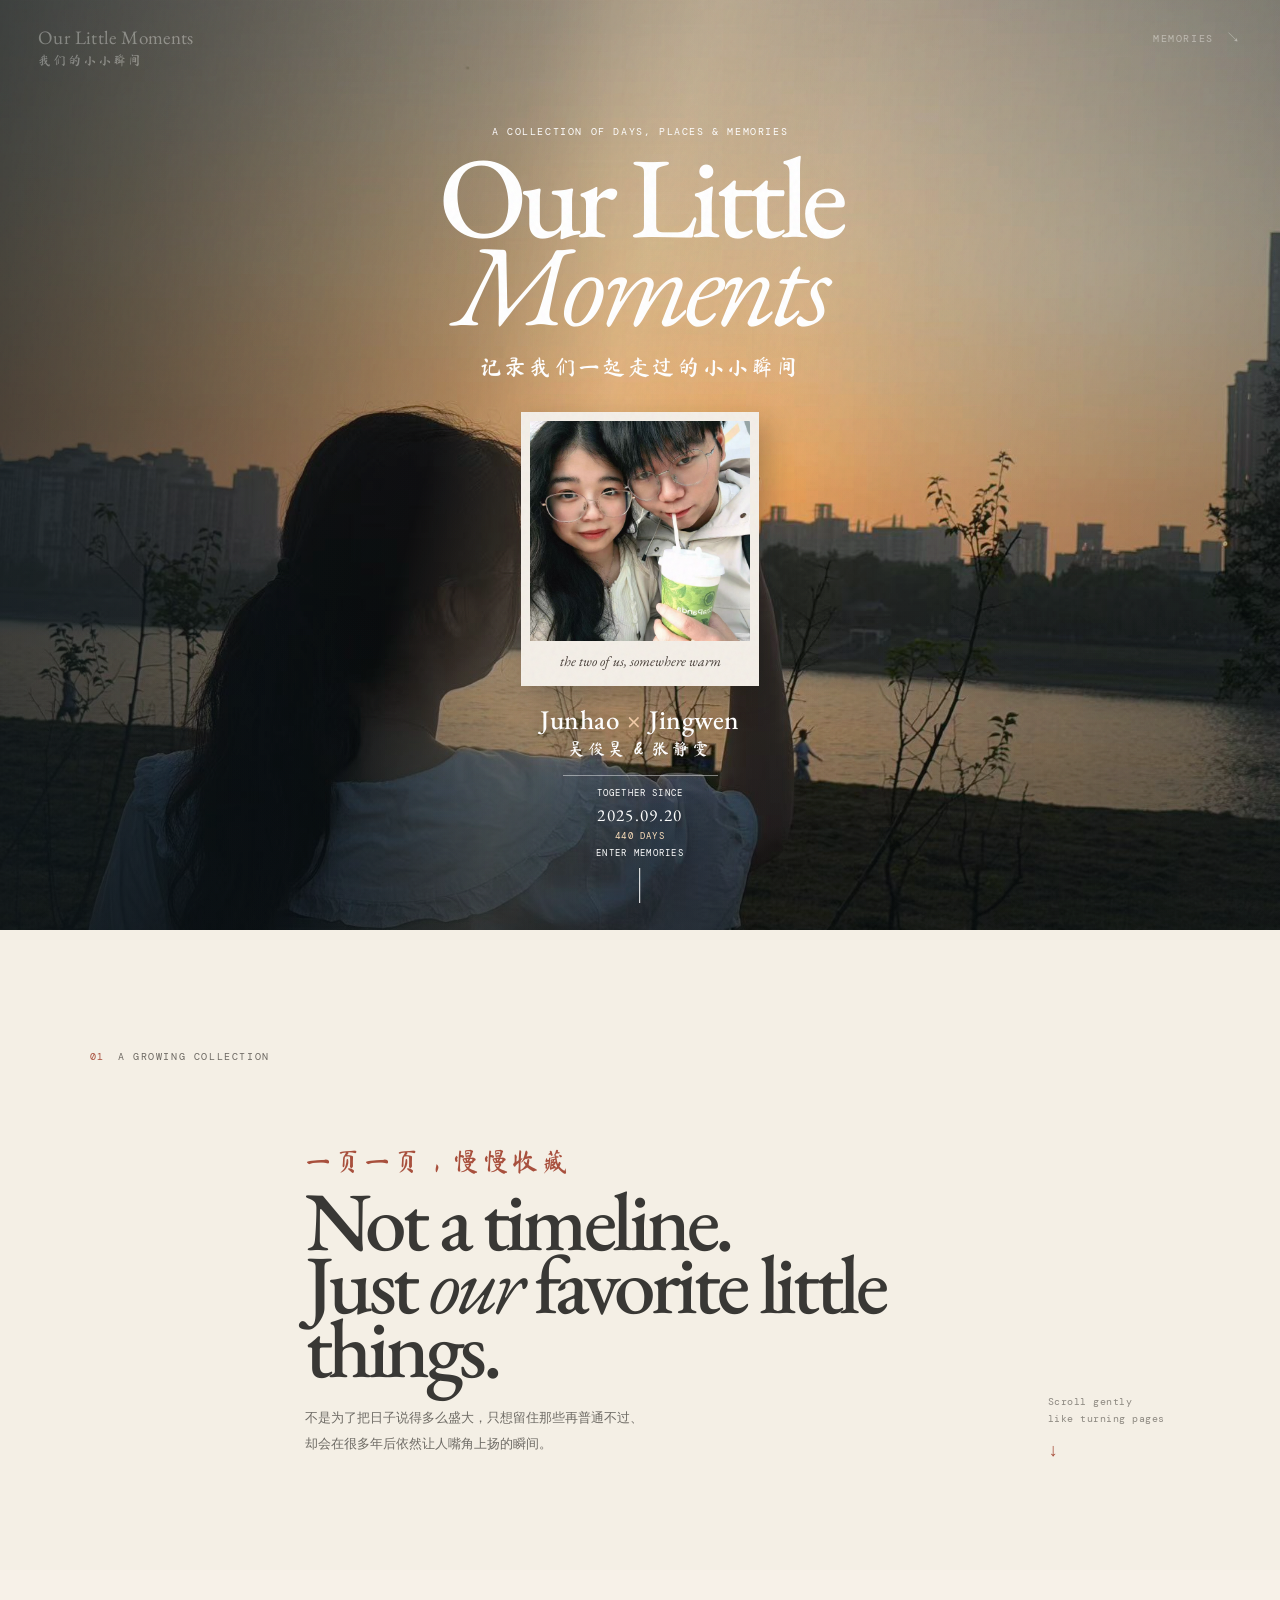
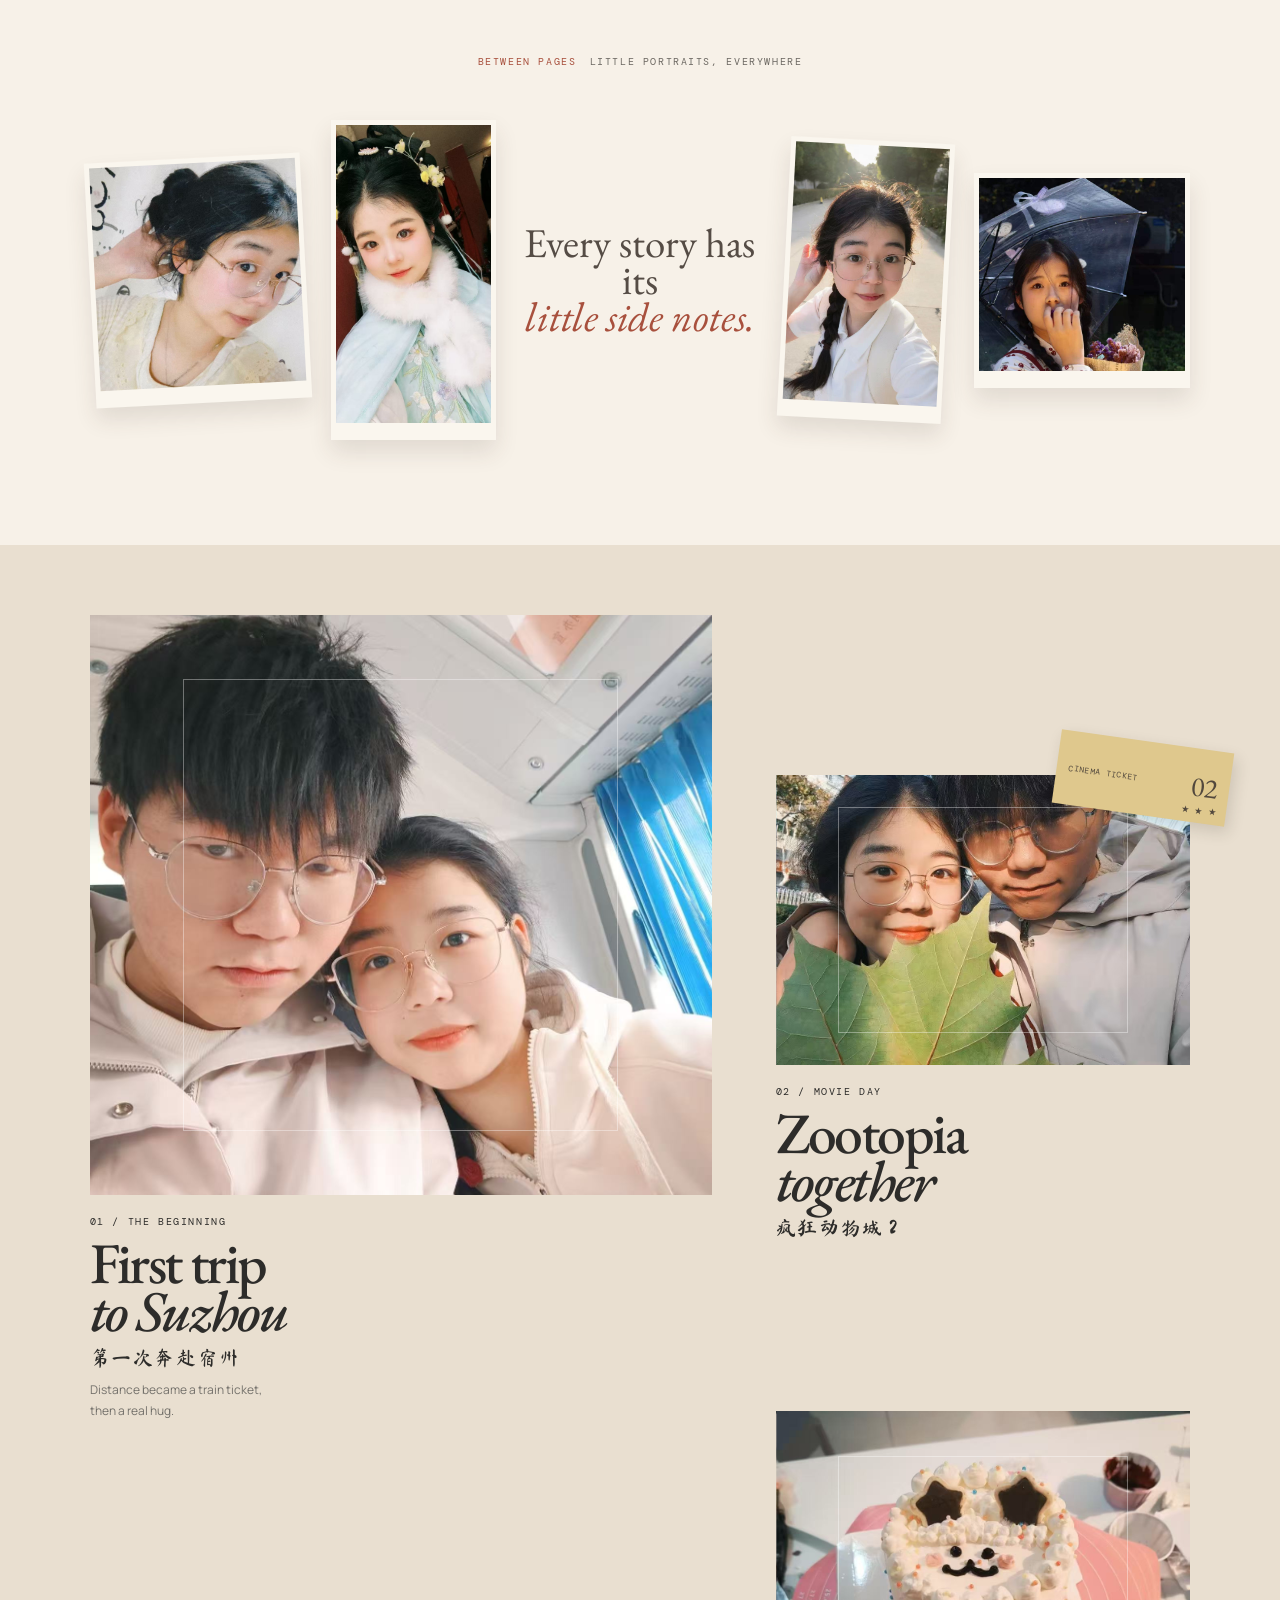
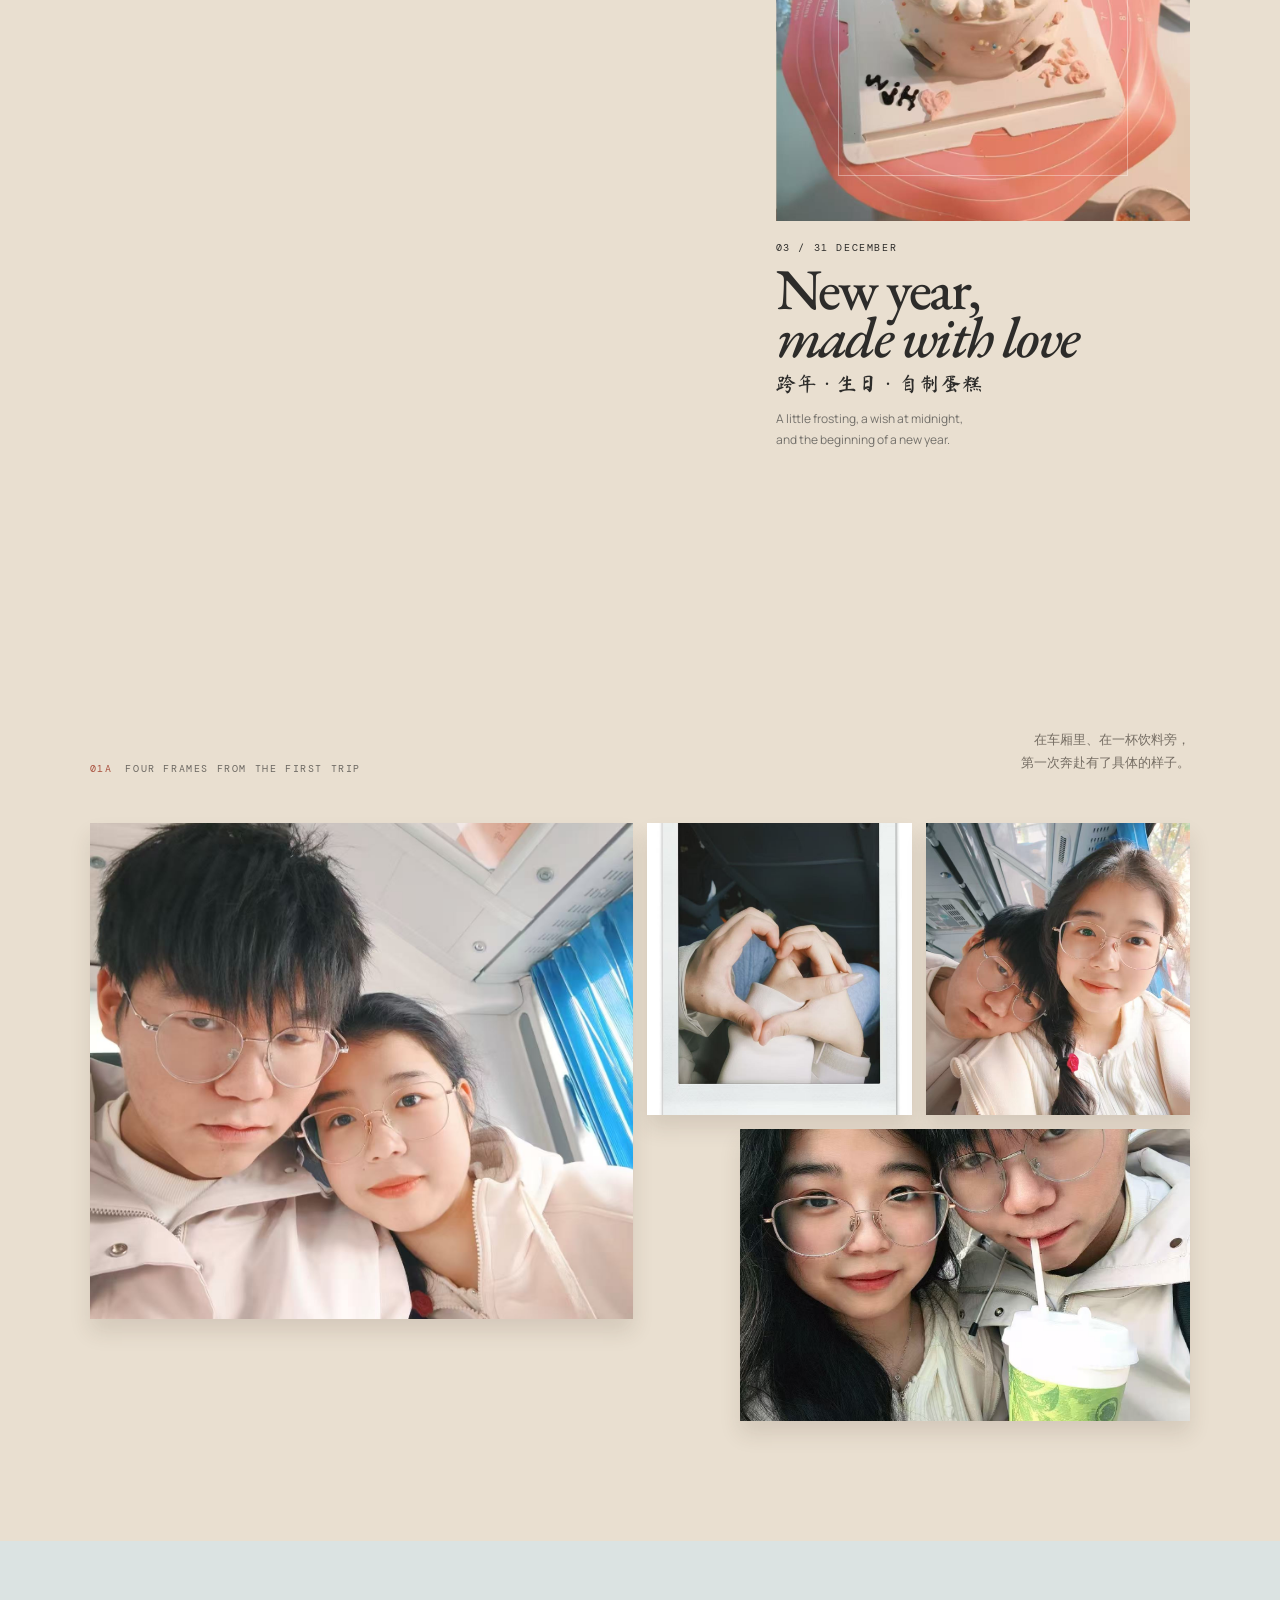
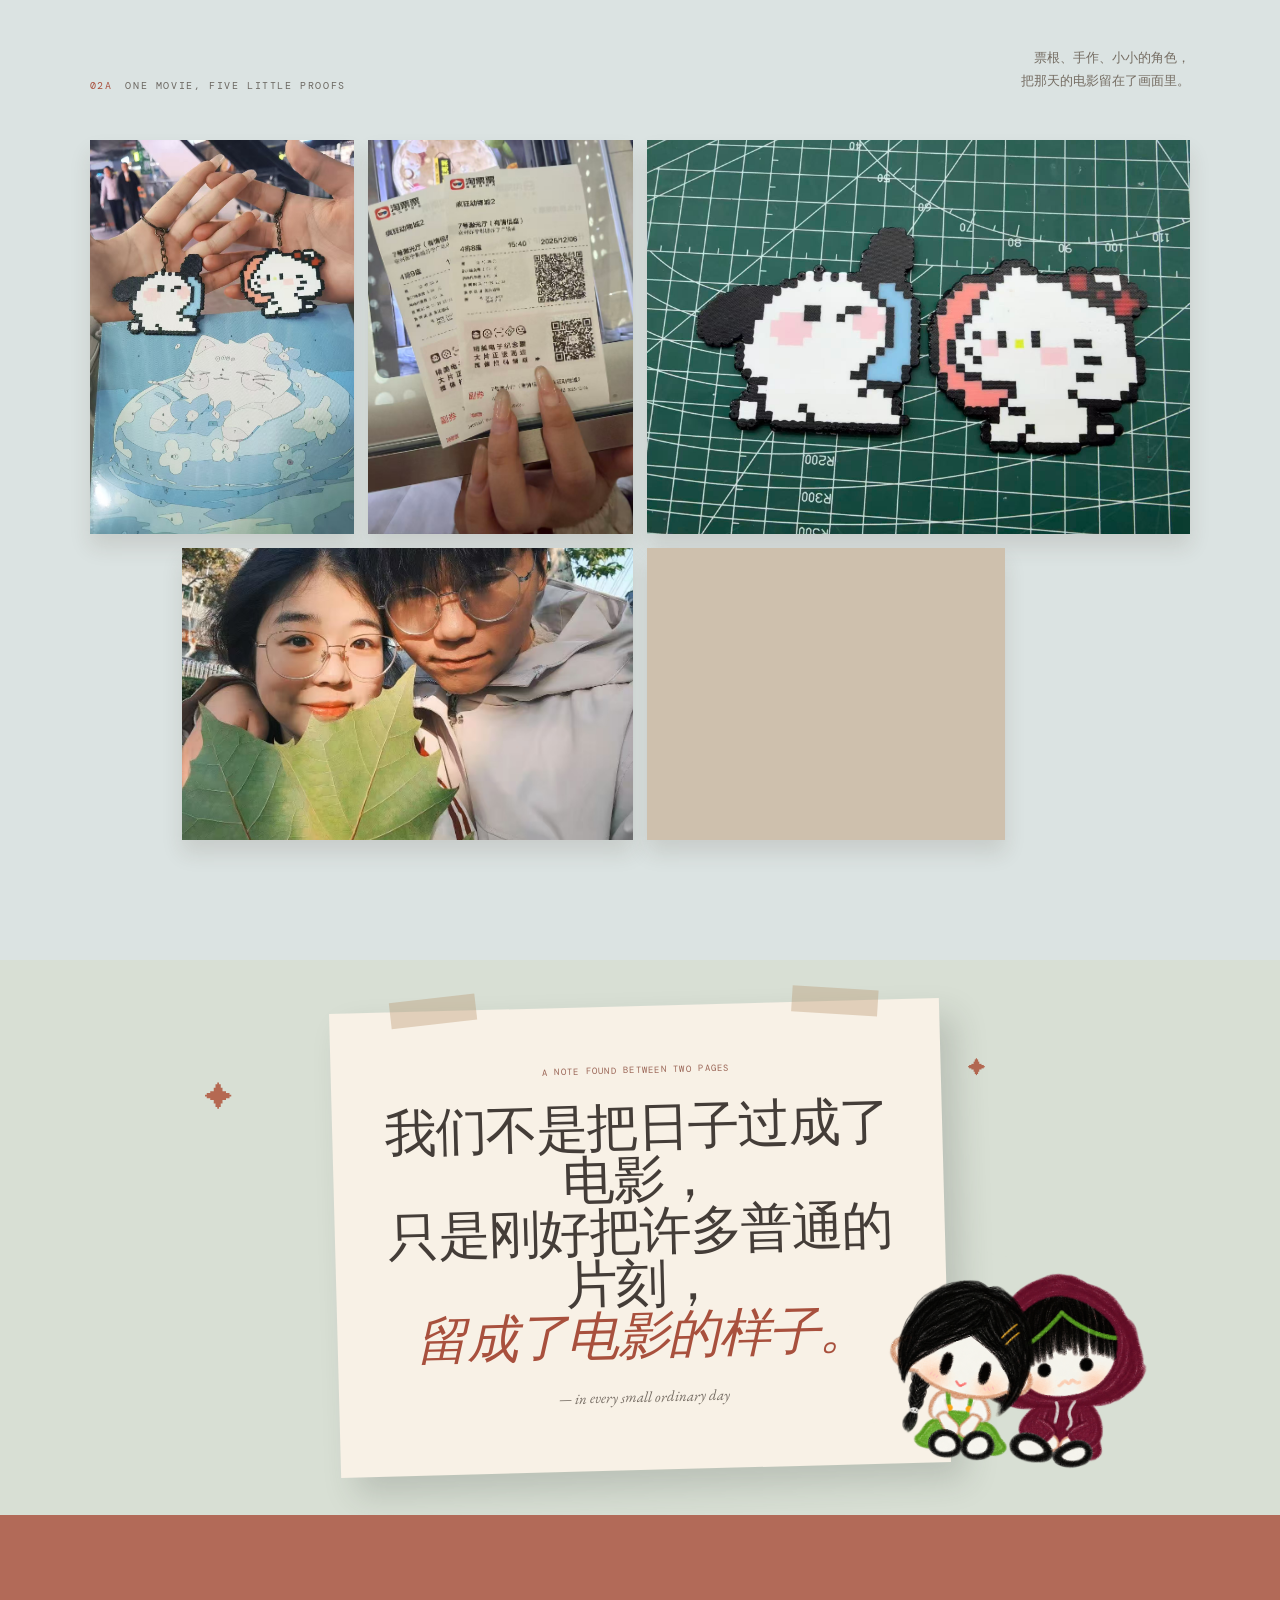
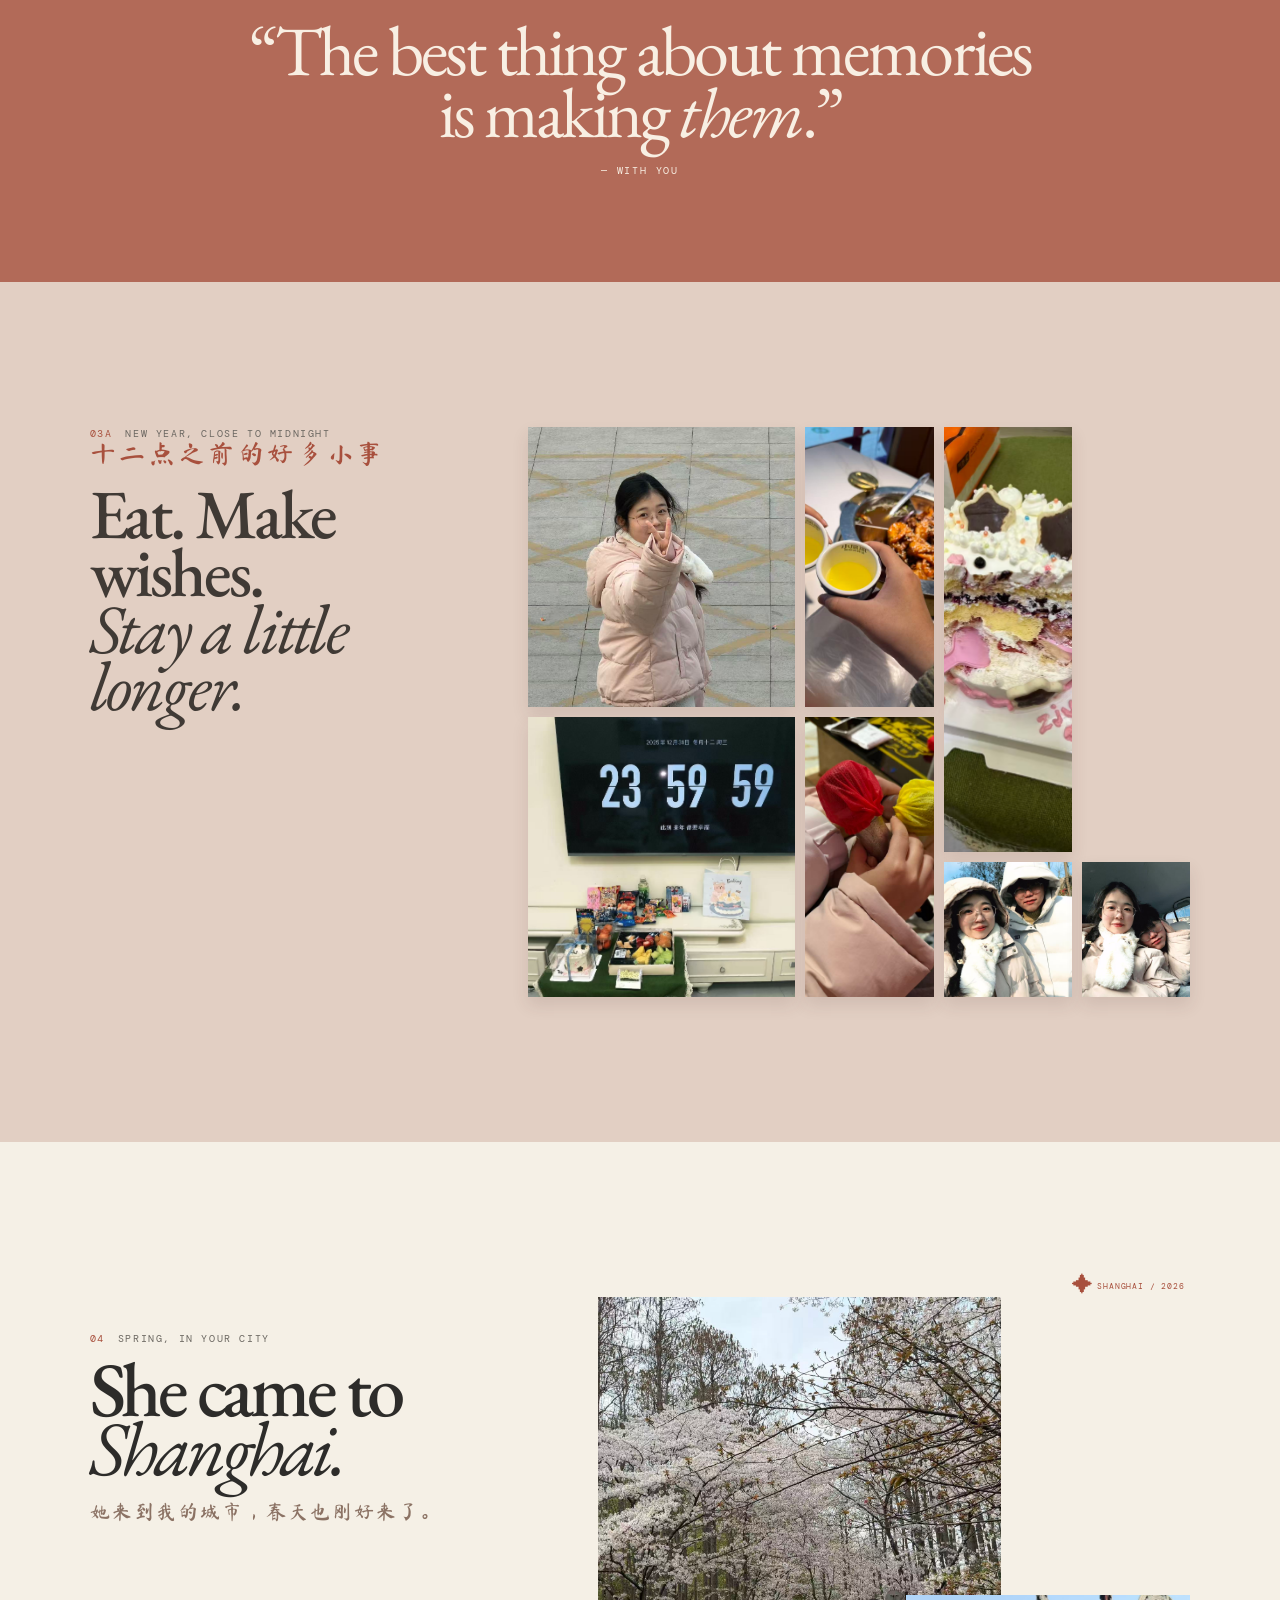
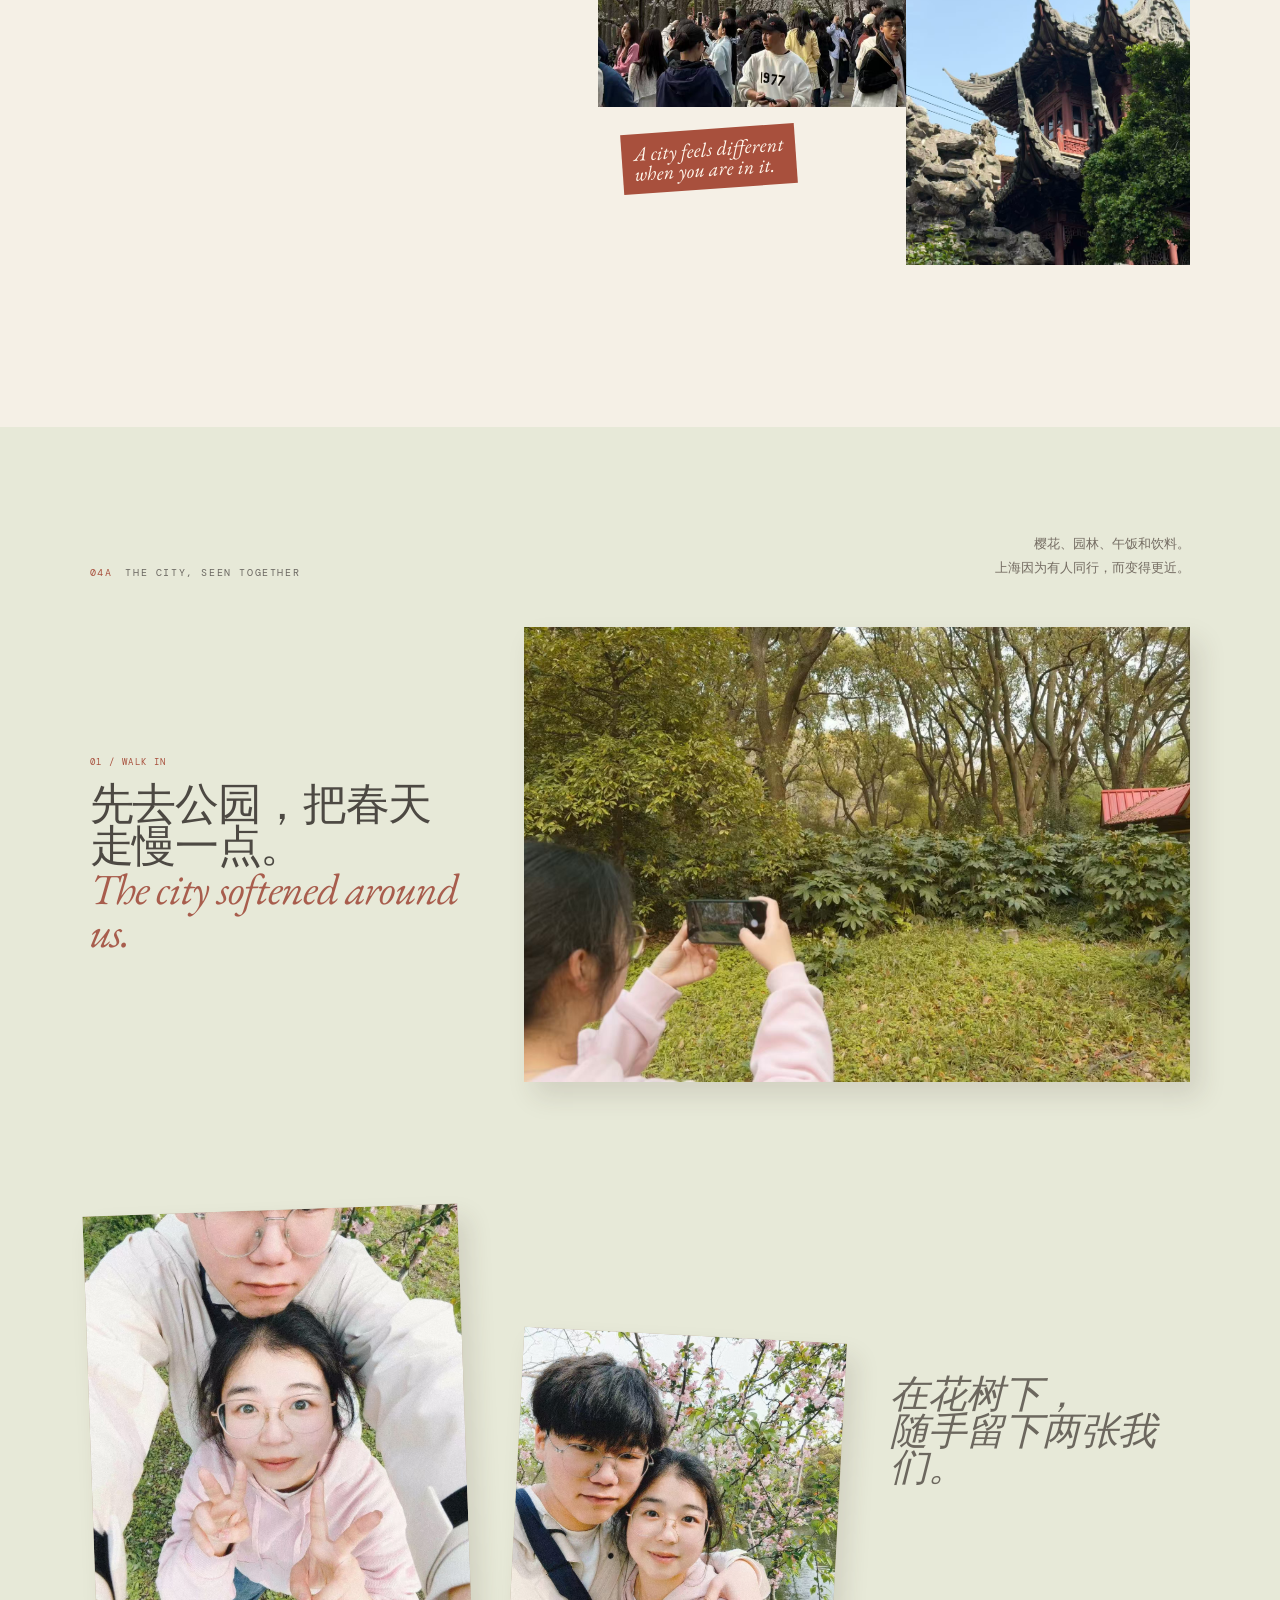
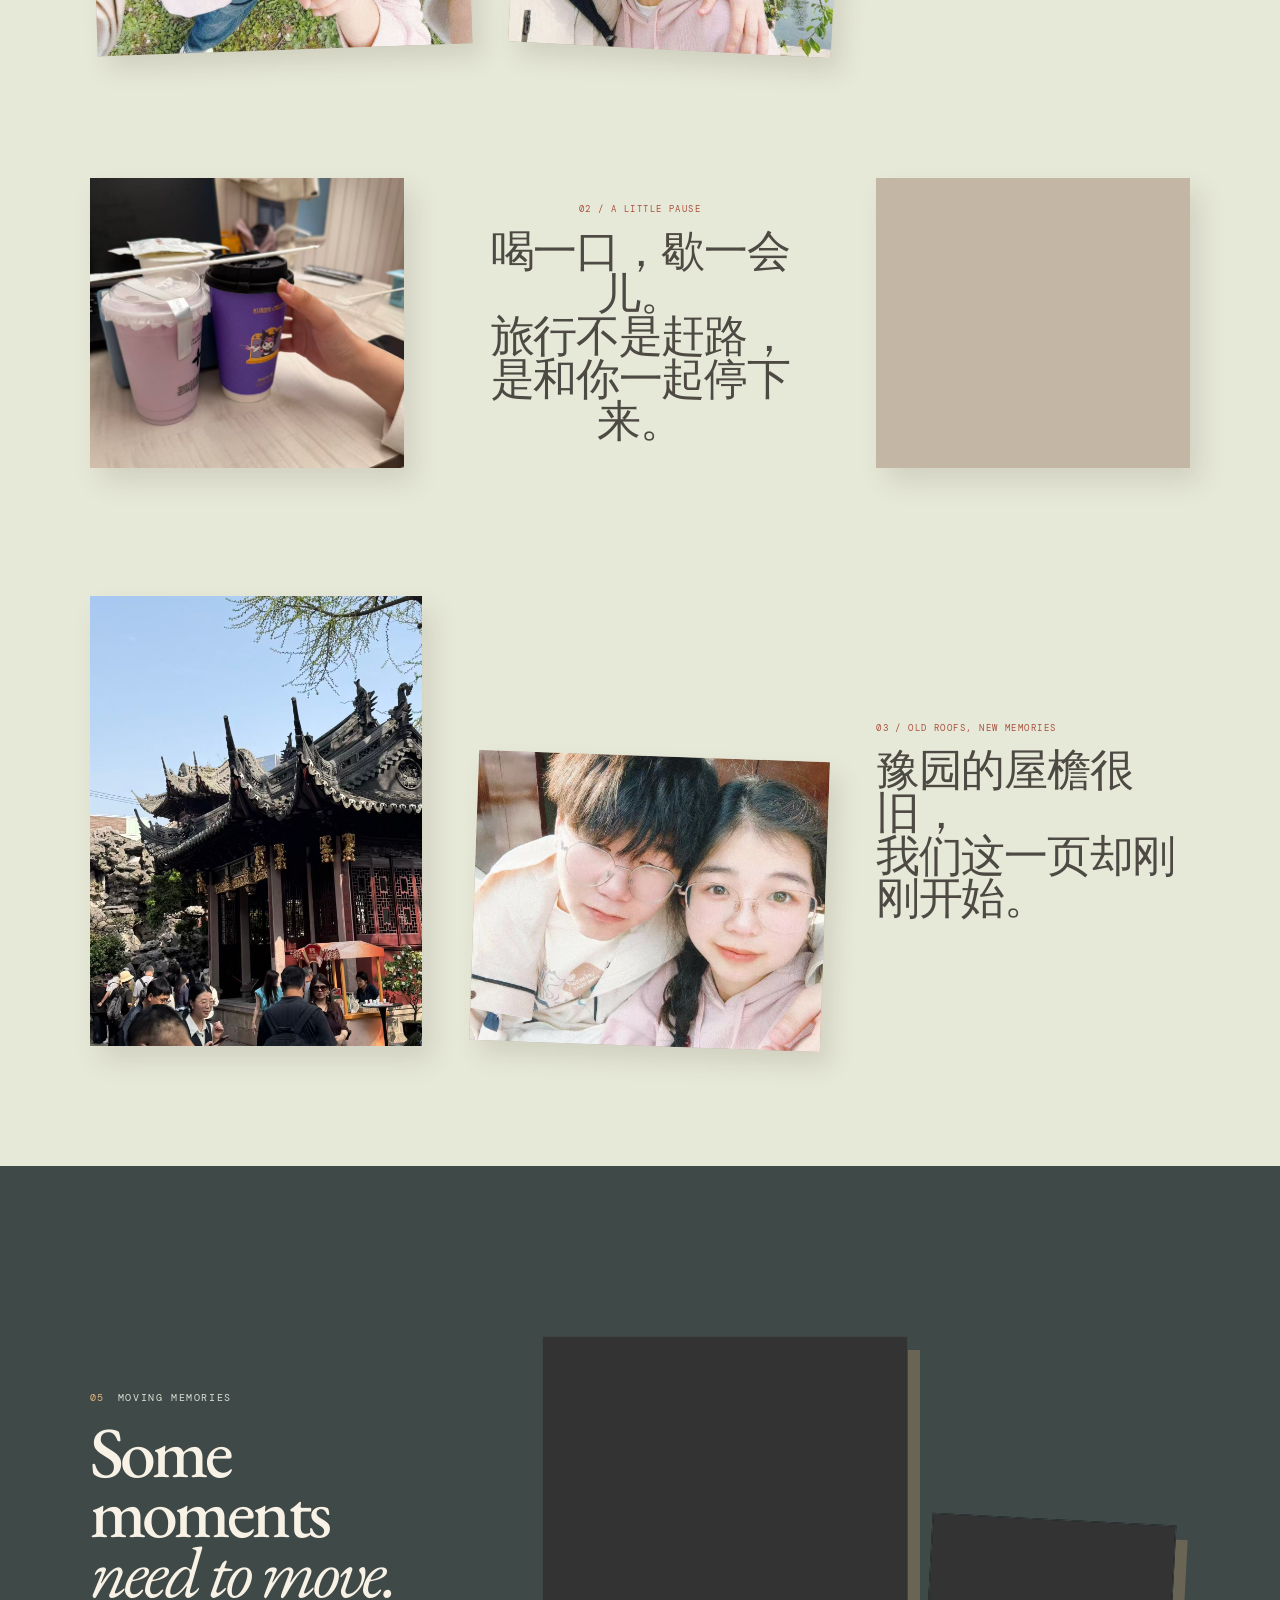
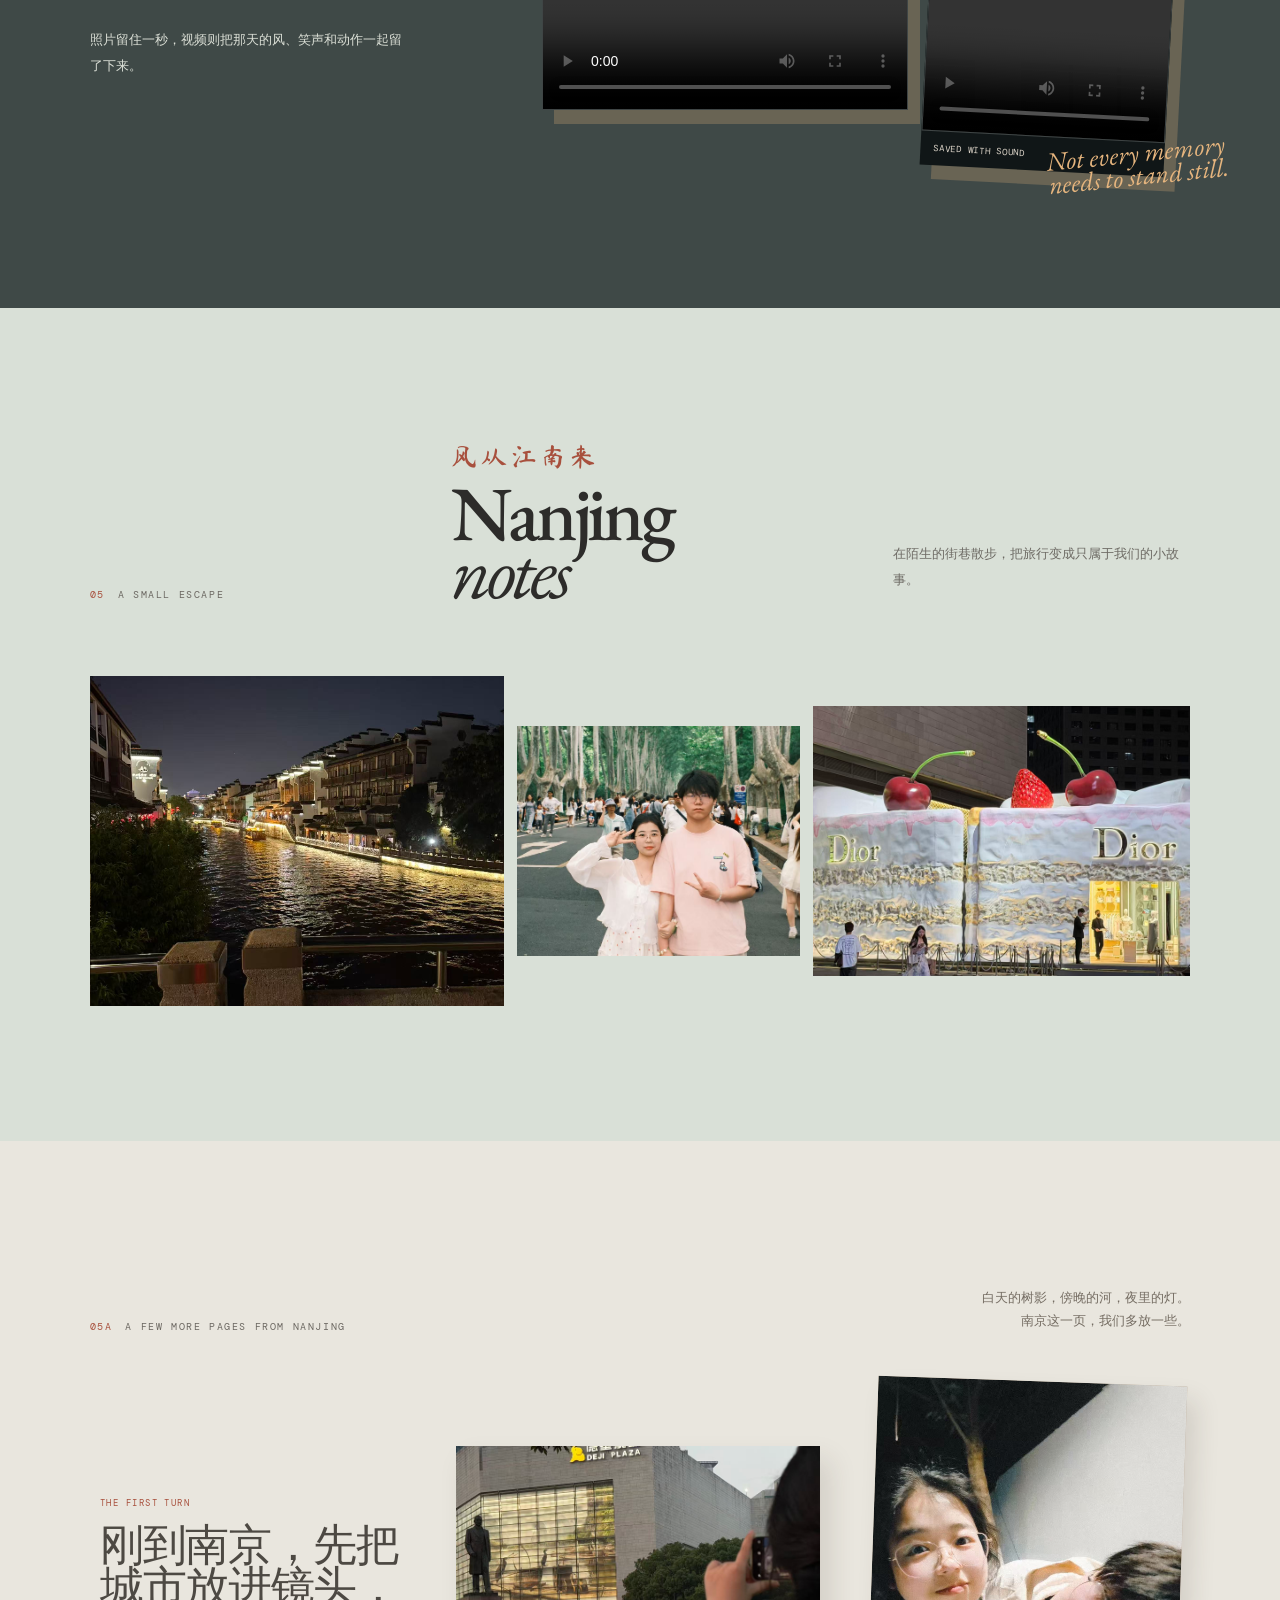
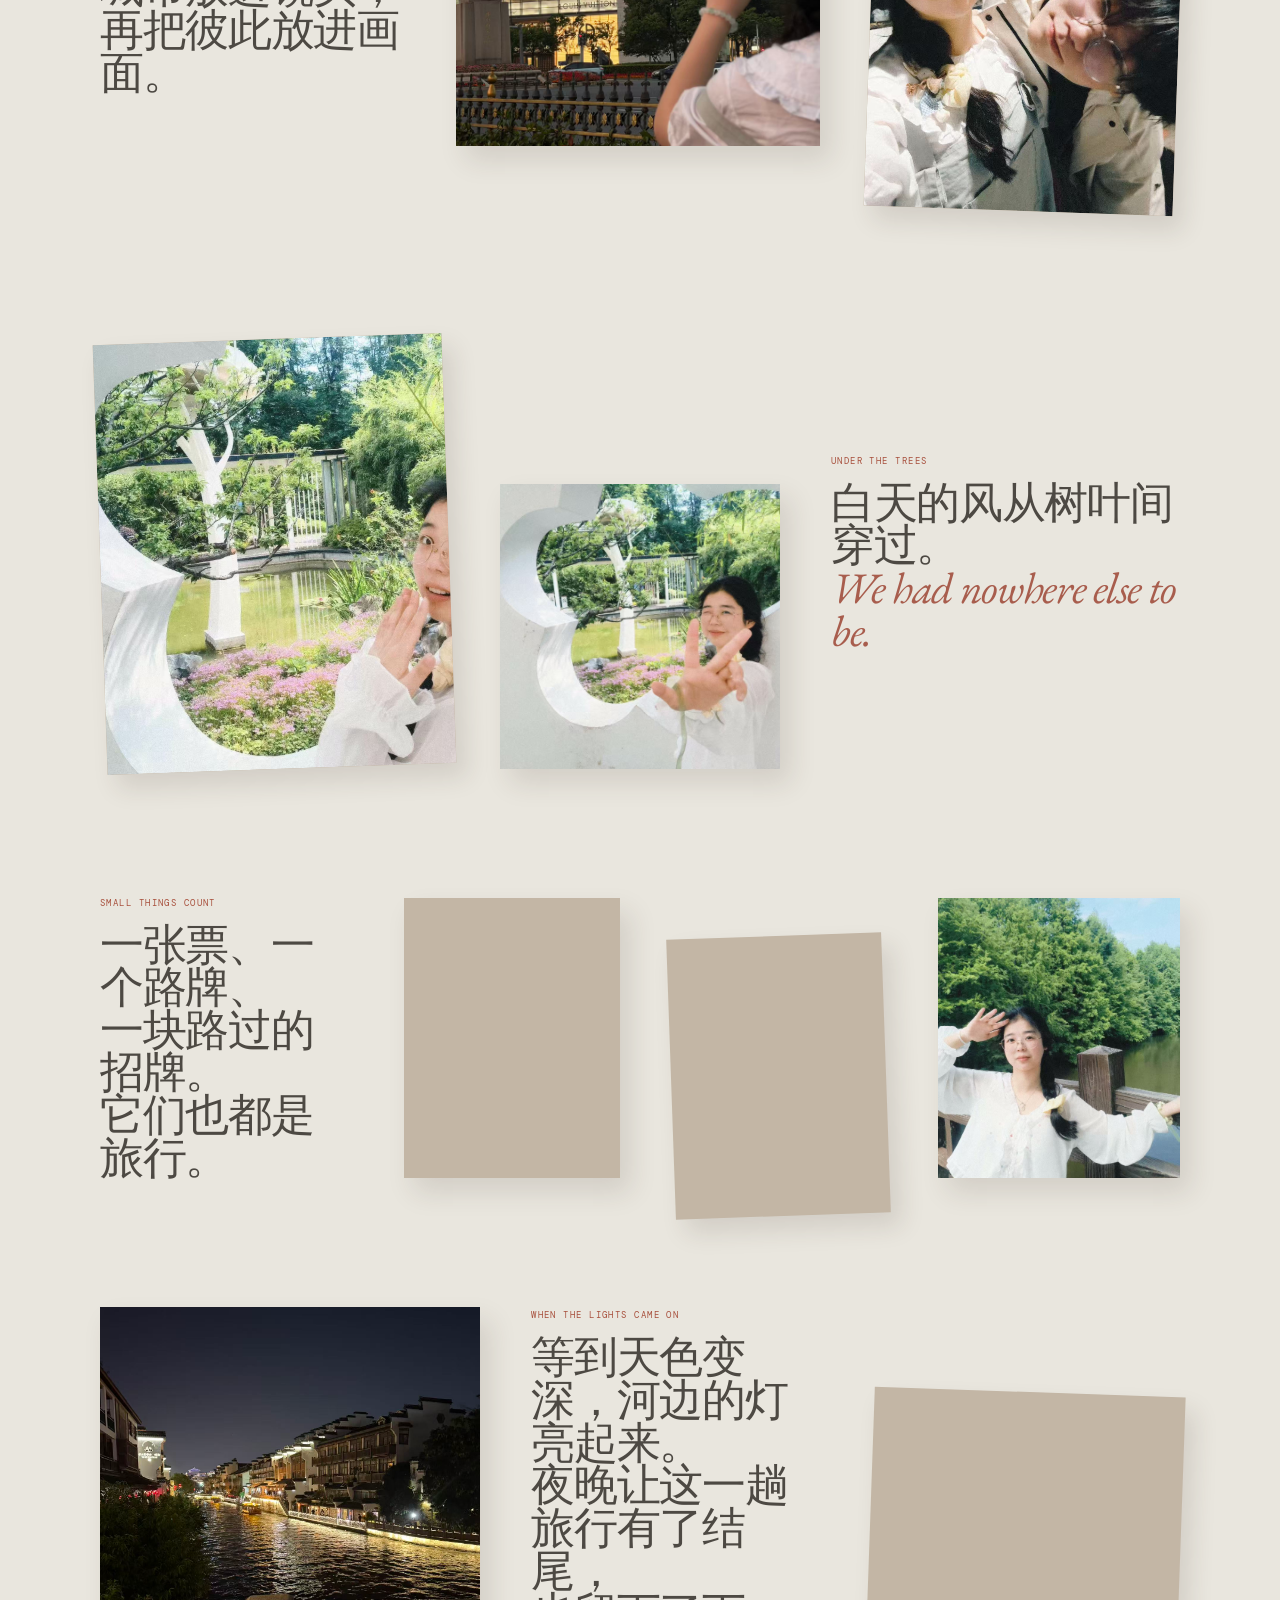
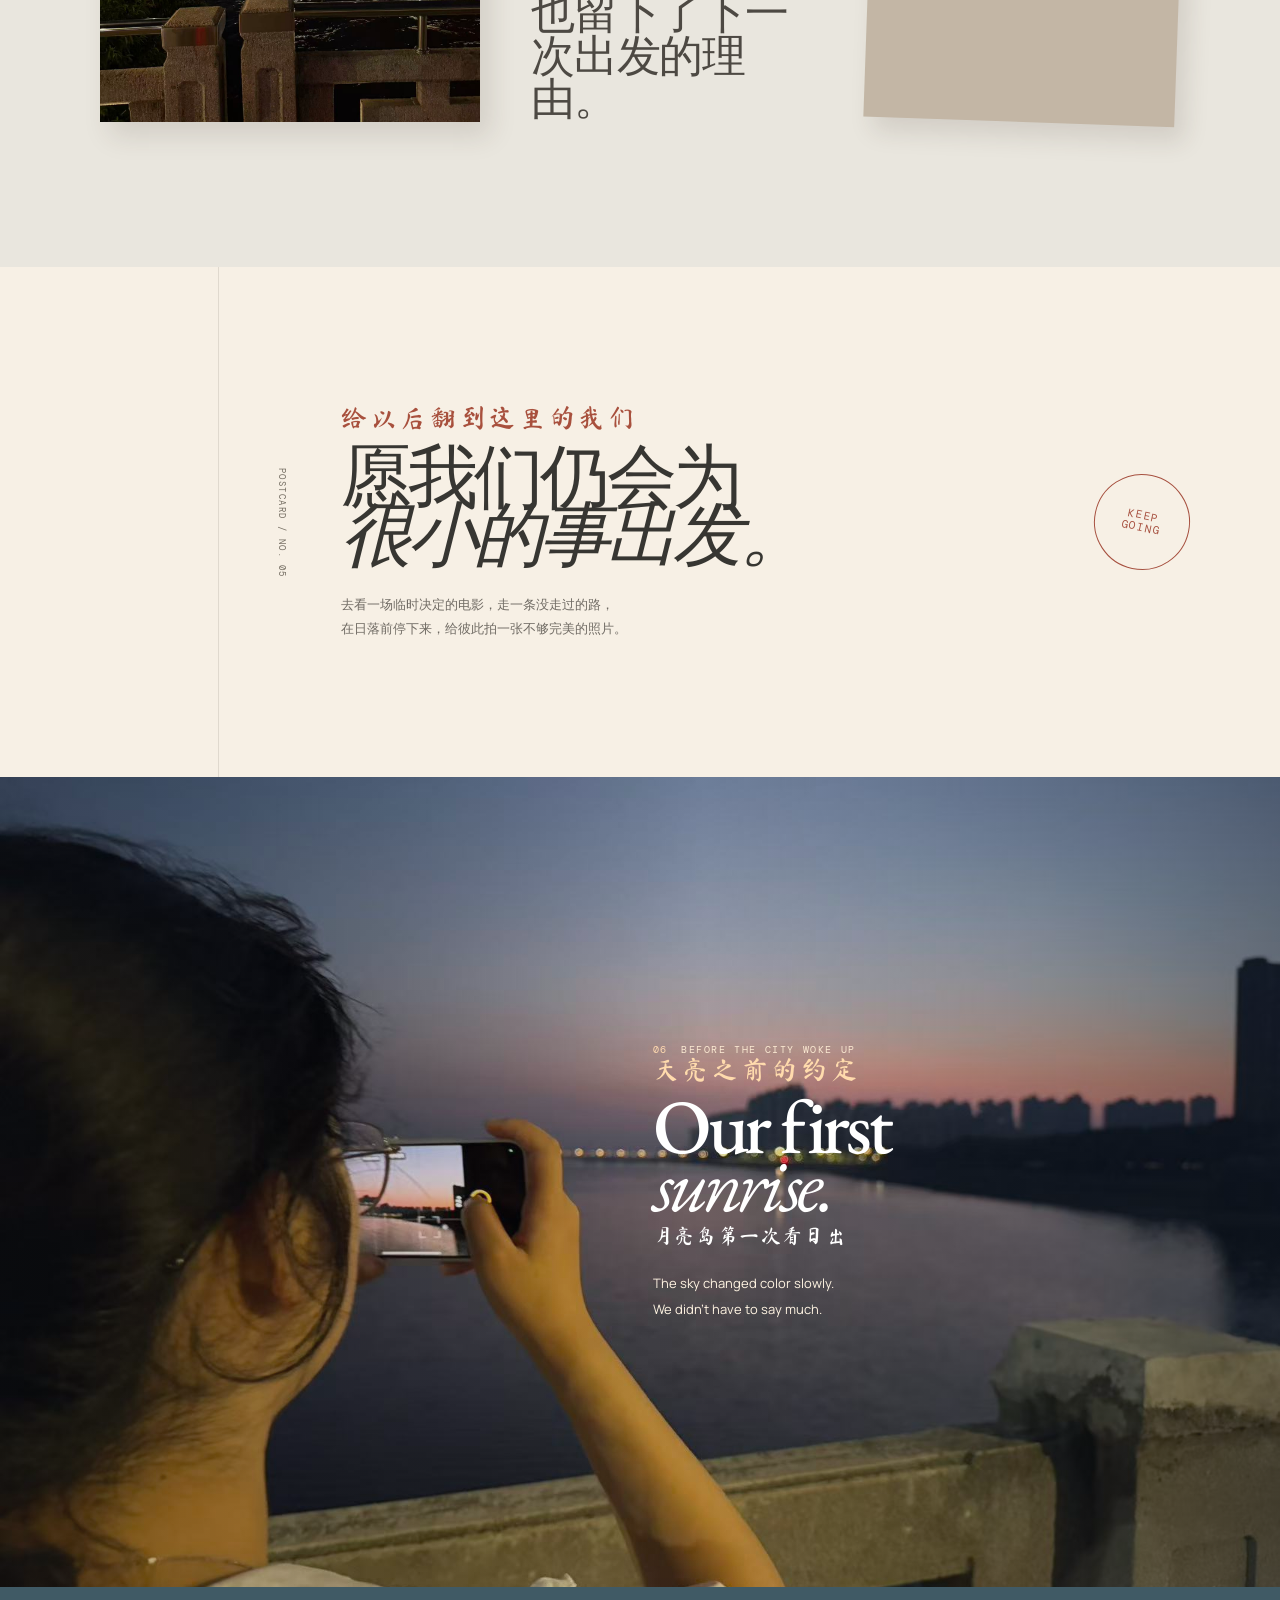
<file: index.html>
<!doctype html>
<html lang="zh-CN">
  <head>
    <meta charset="UTF-8" />
    <meta name="viewport" content="width=device-width, initial-scale=1.0" />
    <meta name="description" content="Our Little Moments — Junhao & Jingwen" />
    <title>Our Little Moments</title>
    <link rel="preconnect" href="https://fonts.googleapis.com" />
    <link rel="preconnect" href="https://fonts.gstatic.com" crossorigin />
    <link href="https://fonts.googleapis.com/css2?family=DM+Mono:wght@400;500&family=EB+Garamond:ital,wght@0,400;0,500;0,600;1,400&family=Ma+Shan+Zheng&family=Manrope:wght@400;500;600&display=swap" rel="stylesheet" />
    <link rel="stylesheet" href="styles.css" />
  </head>
  <body>
    <div class="grain" aria-hidden="true"></div>
    <div class="cursor-glow" aria-hidden="true"></div>

    <header class="site-header">
      <a class="brand" href="#top">Our Little Moments<span>我们的小小瞬间</span></a>
      <a class="header-link" href="#memories">Memories <span>↘</span></a>
    </header>

    <main id="top">
      <section class="hero" aria-label="Our Little Moments introduction">
        <div class="hero-sky" aria-hidden="true">
          <div class="sun"></div>
          <div class="cloud cloud-one"></div>
          <div class="cloud cloud-two"></div>
          <div class="hill hill-back"></div>
          <div class="hill hill-front"></div>
          <div class="water"></div>
        </div>
        <div class="hero-vignette" aria-hidden="true"></div>
        <div class="hero-content">
          <p class="eyebrow reveal">A collection of days, places &amp; memories</p>
          <h1 class="reveal reveal-delay-1">Our Little<br /><em>Moments</em></h1>
          <p class="hero-chinese reveal reveal-delay-2">记录我们一起走过的小小瞬间</p>

          <figure class="polaroid reveal reveal-delay-3">
            <div class="photo-placeholder hero-photo" role="img" aria-label="两人代表合照占位图">
              <span>replace with your favorite photo</span>
              <i></i><b></b>
            </div>
            <figcaption>the two of us, somewhere warm</figcaption>
          </figure>

          <div class="couple-meta reveal reveal-delay-4">
            <p class="names">Junhao <span>×</span> Jingwen</p>
            <p class="chinese-names">吴俊昊 &amp; 张静雯</p>
            <div class="since">
              <span>Together since</span>
              <strong>2025.09.20</strong>
              <small id="day-count" aria-live="polite">— days</small>
            </div>
          </div>
        </div>
        <a class="scroll-cue" href="#memories" aria-label="进入回忆">
          <span>enter memories</span><i></i>
        </a>
      </section>

      <section class="intro section-pad" id="memories">
        <div class="section-kicker"><span>01</span> A growing collection</div>
        <div class="intro-copy">
          <p class="script">一页一页，慢慢收藏</p>
          <h2>Not a timeline.<br />Just <em>our</em> favorite little things.</h2>
          <p class="body-copy">不是为了把日子说得多么盛大，只想留住那些再普通不过、却会在很多年后依然让人嘴角上扬的瞬间。</p>
        </div>
        <p class="intro-note">Scroll gently<br />like turning pages <span>↓</span></p>
      </section>

      <section class="portrait-ribbon section-pad" aria-label="日常里的她">
        <p class="section-kicker"><span>between pages</span> Little portraits, everywhere</p>
        <div class="ribbon-photos">
          <figure class="tilt-left"><img src="assets/everyday/10c823b58b3467f73feba67299db12ec.jpg" alt="张静雯的日常照片" /></figure>
          <figure><img src="assets/everyday/4c30c60b339d800e9ff049ef28c748f5.jpg" alt="张静雯穿汉服的照片" /></figure>
          <p>Every story has its<br /><em>little side notes.</em></p>
          <figure class="tilt-right"><img src="assets/everyday/dc7234e5513d2d8345400efb661d5e86.jpg" alt="张静雯的户外照片" /></figure>
          <figure><img src="assets/everyday/f11a3b2e51d05bb7f7e3254b6d3d85b3.jpg" alt="张静雯雨天的照片" /></figure>
        </div>
      </section>

      <section class="memory-grid section-pad" aria-label="回忆卡片">
        <article class="memory-card large-card card-suzhou reveal-on-scroll">
          <div class="card-photo photo-suzhou"><span>PHOTO / TO BE ADDED</span><i></i></div>
          <div class="card-content">
            <p class="card-number">01 / THE BEGINNING</p>
            <h3>First trip<br /><em>to Suzhou</em></h3>
            <p class="cn-title">第一次奔赴宿州</p>
            <p class="card-note">Distance became a train ticket,<br />then a real hug.</p>
          </div>
        </article>

        <article class="memory-card offset-card card-movie reveal-on-scroll">
          <div class="ticket-stub"><span>CINEMA TICKET</span><b>02</b><i>★ ★ ★</i></div>
          <div class="card-photo photo-movie"><span>PHOTO / TO BE ADDED</span><i></i></div>
          <div class="card-content">
            <p class="card-number">02 / MOVIE DAY</p>
            <h3>Zootopia<br /><em>together</em></h3>
            <p class="cn-title">疯狂动物城 2</p>
          </div>
        </article>

        <article class="memory-card card-cake reveal-on-scroll">
          <div class="card-photo photo-cake"><span>PHOTO / TO BE ADDED</span><i></i></div>
          <div class="card-content">
            <p class="card-number">03 / 31 DECEMBER</p>
            <h3>New year,<br /><em>made with love</em></h3>
            <p class="cn-title">跨年 · 生日 · 自制蛋糕</p>
            <p class="card-note">A little frosting, a wish at midnight,<br />and the beginning of a new year.</p>
          </div>
        </article>
      </section>

      <section class="memory-atlas section-pad atlas-suzhou">
        <div class="atlas-head"><p class="section-kicker"><span>01A</span> Four frames from the first trip</p><p>在车厢里、在一杯饮料旁，<br />第一次奔赴有了具体的样子。</p></div>
        <div class="photo-atlas suzhou-atlas">
          <figure class="wide"><img src="assets/suzhou/7f939744211fec748928b140733e77ed.jpg" alt="第一次去宿州的合照" /></figure>
          <figure><img src="assets/suzhou/906a342365686656944570dcbe4b1b75.jpg" alt="第一次去宿州牵手照片" /></figure>
          <figure><img src="assets/suzhou/4b9dd0162d3d434e220068cad44ffac0.jpg" alt="第一次去宿州的车上合照" /></figure>
          <figure class="portrait"><img src="assets/suzhou/d32b2f2e3a0e44d19e0a09ce784e1d03.jpg" alt="第一次去宿州的合照" /></figure>
        </div>
      </section>

      <section class="memory-atlas section-pad atlas-movie">
        <div class="atlas-head"><p class="section-kicker"><span>02A</span> One movie, five little proofs</p><p>票根、手作、小小的角色，<br />把那天的电影留在了画面里。</p></div>
        <div class="photo-atlas movie-atlas">
          <figure><img src="assets/movie/2d341692d0bbcca8151d9de3e52a0c99.jpg" alt="疯狂动物城2的手作" /></figure>
          <figure class="portrait"><img src="assets/movie/94ee2a71e30c8c79c891635212384412.jpg" alt="疯狂动物城2电影票" /></figure>
          <figure class="wide"><img src="assets/movie/da182dbdf3f8203ea8586982e292d1d7.jpg" alt="疯狂动物城2的手作" /></figure>
          <figure><img src="assets/movie/e183aac2a5c235eee31d1aacb2991266.jpg" alt="疯狂动物城2当天的合照" /></figure>
          <figure><img src="assets/movie/f0cc2353b6588b8aceca139fa743e9ac.jpg" alt="疯狂动物城2的饮料" /></figure>
        </div>
      </section>

      <section class="illustrated-note section-pad" aria-label="写在照片之间">
        <div class="note-paper">
          <p class="tiny-type">A NOTE FOUND BETWEEN TWO PAGES</p>
          <p>我们不是把日子过成了电影，<br />只是刚好把许多普通的片刻，<br /><em>留成了电影的样子。</em></p>
          <span>— in every small ordinary day</span>
        </div>
        <img class="chibi chibi-together" src="assets/characters/chibi-together.png" alt="两人的动画形象并肩坐着" />
        <span class="doodle-star one">✦</span><span class="doodle-star two">✦</span>
      </section>

      <section class="quote-band">
        <p>“The best thing about memories<br />is making <em>them</em>.”</p>
        <span>— with you</span>
      </section>

      <section class="new-year-spread section-pad">
        <div class="spread-copy"><p class="section-kicker"><span>03A</span> New Year, close to midnight</p><p class="script">十二点之前的好多小事</p><h2>Eat. Make wishes.<br /><em>Stay a little longer.</em></h2></div>
        <div class="new-year-photos">
          <figure><img src="assets/new-year/0471caa46a674ac741540767da0a3e22.jpg" alt="跨年当天的照片" /></figure>
          <figure><img src="assets/new-year/0d406af381ea08225f17e8a0ab598cf1.jpg" alt="跨年晚餐" /></figure>
          <figure><img src="assets/new-year/19e1599e04df0270d4bf7ab307d7ca24.jpg" alt="自制蛋糕" /></figure>
          <figure><img src="assets/new-year/2dc4b6bab428095323ec4c01cdbacdc0.jpg" alt="跨年倒计时布置" /></figure>
          <figure><img src="assets/new-year/528aab4e32bd3227fb6a5df5d49b0528.jpg" alt="跨年小礼物" /></figure>
          <figure><img src="assets/new-year/9505f4a8132e743a3106126eabb92ba8.jpg" alt="跨年合照" /></figure>
          <figure><img src="assets/new-year/e1c4828c647112b5414526031814e1e2.jpg" alt="跨年合照" /></figure>
        </div>
      </section>

      <section class="editorial section-pad">
        <div class="editorial-heading reveal-on-scroll">
          <p class="section-kicker"><span>04</span> Spring, in your city</p>
          <h2>She came to<br /><em>Shanghai.</em></h2>
          <p>她来到我的城市，春天也刚好来了。</p>
        </div>
        <div class="shanghai-collage reveal-on-scroll">
          <div class="photo-placeholder photo-forest"><span>COQING FOREST PARK</span><i></i></div>
          <div class="photo-placeholder photo-yuyuan"><span>YU GARDEN, SHANGHAI</span><i></i></div>
          <p class="collage-caption">A city feels different<br />when you are in it.</p>
          <span class="location-pin">✦ <small>SHANGHAI / 2026</small></span>
        </div>
      </section>

      <section class="memory-atlas section-pad atlas-shanghai">
        <div class="atlas-head"><p class="section-kicker"><span>04A</span> The city, seen together</p><p>樱花、园林、午饭和饮料。<br />上海因为有人同行，而变得更近。</p></div>
        <div class="city-story">
          <article class="city-beat city-beat-opening"><div class="beat-copy"><span>01 / WALK IN</span><p>先去公园，把春天走慢一点。<br /><em>The city softened around us.</em></p></div><figure><img src="assets/shanghai/a85ada792ecd39b241b4e0f0dfe9981d.jpg" alt="上海公园里的照片" /></figure></article>
          <article class="city-beat city-beat-together"><figure><img src="assets/shanghai/6b075fb7dbf8de8b5a05b1b44e978b37.jpg" alt="上海合照" /></figure><figure><img src="assets/shanghai/f0544968d80ab3aa7685e4844d20cc37.jpg" alt="上海花园合照" /></figure><p>在花树下，<br />随手留下两张我们。</p></article>
          <article class="city-beat city-beat-pause"><figure><img src="assets/shanghai/72439a43ee4aee77302a2e50923c9aa3.jpg" alt="上海饮料照片" /></figure><div class="beat-copy"><span>02 / A LITTLE PAUSE</span><p>喝一口，歇一会儿。<br />旅行不是赶路，<br />是和你一起停下来。</p></div><figure><img src="assets/shanghai/df8e332ba2e52ff42e556c41dab27e5d.jpg" alt="上海美食" /></figure></article>
          <article class="city-beat city-beat-yuyuan"><figure><img src="assets/shanghai/175de4c59ffcecb961a6b97575665e05.jpg" alt="豫园建筑" /></figure><figure><img src="assets/shanghai/cc314270706003d41dbb068ff8488211.jpg" alt="上海合照" /></figure><div class="beat-copy"><span>03 / OLD ROOFS, NEW MEMORIES</span><p>豫园的屋檐很旧，<br />我们这一页却刚刚开始。</p></div></article>
        </div>
      </section>

      <section class="motion-notes section-pad" aria-label="移动的回忆">
        <div class="motion-heading"><p class="section-kicker"><span>05</span> Moving memories</p><h2>Some moments<br /><em>need to move.</em></h2><p>照片留住一秒，视频则把那天的风、笑声和动作一起留了下来。</p></div>
        <div class="motion-film">
          <figure class="motion-large"><video controls playsinline preload="metadata"><source src="assets/video/memory-03.mp4" type="video/mp4" />你的浏览器暂不支持视频播放。</video><figcaption>press play · a little moment in motion</figcaption></figure>
          <figure class="motion-small"><video controls playsinline preload="metadata"><source src="assets/video/memory-04.mp4" type="video/mp4" />你的浏览器暂不支持视频播放。</video><figcaption>saved with sound</figcaption></figure>
          <p class="motion-whisper">Not every memory<br />needs to stand still.</p>
        </div>
      </section>

      <section class="travel-section section-pad">
        <div class="travel-top reveal-on-scroll">
          <p class="section-kicker"><span>05</span> A small escape</p>
          <div><p class="script">风从江南来</p><h2>Nanjing<br /><em>notes</em></h2></div>
          <p class="body-copy">在陌生的街巷散步，把旅行变成只属于我们的小故事。</p>
        </div>
        <div class="nanjing-strip reveal-on-scroll">
          <div class="photo-placeholder photo-nanjing photo-one"><span>NANJING</span><i></i></div>
          <div class="photo-placeholder photo-nanjing photo-two"><span>2026</span><i></i></div>
          <div class="photo-placeholder photo-nanjing photo-three"><span>US</span><i></i></div>
        </div>
      </section>

      <section class="nanjing-notebook section-pad">
        <div class="notebook-head"><p class="section-kicker"><span>05A</span> A few more pages from Nanjing</p><p>白天的树影，傍晚的河，夜里的灯。<br />南京这一页，我们多放一些。</p></div>
        <div class="journey-story">
          <article class="journey-beat journey-arrival"><div class="beat-copy"><span>THE FIRST TURN</span><p>刚到南京，先把城市放进镜头，<br />再把彼此放进画面。</p></div><figure><img src="assets/nanjing/0375592f005ab17ab7058167fc23df58.jpg" alt="南京街景" /></figure><figure><img src="assets/nanjing/20f61adc6a52fba22f22145588fd537e.jpg" alt="南京旅行合照" /></figure></article>
          <article class="journey-beat journey-daylight"><figure><img src="assets/nanjing/5d40e451d746ea3c1d032a650caee85b.jpg" alt="南京公园照片" /></figure><figure><img src="assets/nanjing/83c9df9264ca3b76ebe62435c4235e90.jpg" alt="南京公园照片" /></figure><div class="beat-copy"><span>UNDER THE TREES</span><p>白天的风从树叶间穿过。<br /><em>We had nowhere else to be.</em></p></div></article>
          <article class="journey-beat journey-details"><div class="beat-copy"><span>SMALL THINGS COUNT</span><p>一张票、一个路牌、<br />一块路过的招牌。<br />它们也都是旅行。</p></div><figure><img src="assets/nanjing/abca543a5fb3d4f48f554dcd4c86065d.jpg" alt="南京电影票" /></figure><figure><img src="assets/nanjing/b0f8b5199926e001bb16e8e98306ab35.jpg" alt="南京城市标志" /></figure><figure><img src="assets/nanjing/b94263a3e45e4b064bb5d466ef2b95b8.jpg" alt="南京湖边照片" /></figure></article>
          <article class="journey-beat journey-evening"><figure><img src="assets/nanjing/313d67f956a8dc02b726d7898e449b9c.jpg" alt="南京夜晚河景" /></figure><div class="beat-copy"><span>WHEN THE LIGHTS CAME ON</span><p>等到天色变深，河边的灯亮起来。<br />夜晚让这一趟旅行有了结尾，<br />也留下了下一次出发的理由。</p></div><figure><img src="assets/nanjing/e33e1494653716a2aa7dcf75d2432cb3.jpg" alt="南京旅行夜晚合照" /></figure></article>
        </div>
      </section>

      <section class="letter-break section-pad">
        <p class="letter-index">POSTCARD / NO. 05</p>
        <div><p class="script">给以后翻到这里的我们</p><h2>愿我们仍会为<br /><em>很小的事出发。</em></h2><p>去看一场临时决定的电影，走一条没走过的路，<br />在日落前停下来，给彼此拍一张不够完美的照片。</p></div>
        <span class="letter-stamp">KEEP<br />GOING</span>
      </section>

      <section class="sunrise-section">
        <div class="sunrise-art" aria-hidden="true"><div class="sunrise-disc"></div><div class="sunrise-water"></div><div class="sunrise-mountain"></div></div>
        <div class="sunrise-content reveal-on-scroll">
          <p class="section-kicker"><span>06</span> Before the city woke up</p>
          <p class="script">天亮之前的约定</p>
          <h2>Our first<br /><em>sunrise.</em></h2>
          <p class="cn-title">月亮岛第一次看日出</p>
          <p class="body-copy">The sky changed color slowly.<br />We didn't have to say much.</p>
        </div>
      </section>

      <section class="memory-atlas section-pad atlas-sunrise">
        <div class="atlas-head"><p class="section-kicker"><span>06A</span> Waiting for the light</p><p>从还没亮的月亮，<br />到江边被晨光染上颜色。</p></div>
        <div class="sunrise-story">
          <article class="sunrise-beat sunrise-before"><div class="beat-copy"><span>05:00 / BEFORE LIGHT</span><p>天还没有亮。<br />月亮在，江也很安静。<br /><em>We arrived before the day did.</em></p></div><figure><img src="assets/sunrise/48324310c84d23a3eef2326721e73a2a.jpg" alt="月亮岛清晨的月亮" /></figure></article>
          <article class="sunrise-beat sunrise-waiting"><figure><img src="assets/sunrise/5443fce2c840a9a1143e7a7ce9a1ba80.jpg" alt="月亮岛江边拍照" /></figure><div class="beat-copy"><span>WAITING, NOT RUSHING</span><p>你举起手机，<br />把还没有完全醒来的天空拍下来。</p></div><figure><img src="assets/sunrise/5877649afe97e2c666995b4ea61839b7.jpg" alt="月亮岛清晨江景" /></figure></article>
          <article class="sunrise-beat sunrise-firstlight"><figure><img src="assets/sunrise/e343e10729cd7d866ca3c1c8481f0376.jpg" alt="月亮岛日出" /></figure><div class="beat-copy"><span>FIRST LIGHT</span><p>然后，天边慢慢有了颜色。<br />没有什么特别盛大的事发生，<br />只是太阳升起来了，<br /><em>而我们刚好在一起。</em></p></div><figure><img src="assets/sunrise/e9ccc44d2042ae28731a35f3fe32008d.jpg" alt="月亮岛日出剪影" /></figure></article>
          <article class="sunrise-beat sunrise-after"><p>后来才发现，<br />风景当然很美。<br />但最想留住的，<br />其实是看风景时的你。</p><figure><img src="assets/sunrise/21357dea62e0164f38fdf4cd237c2748.jpg" alt="月亮岛日出当天的人像" /></figure></article>
        </div>
      </section>

      <section class="everyday section-pad">
        <div class="everyday-copy reveal-on-scroll">
          <p class="section-kicker"><span>07</span> The in-between</p>
          <h2>And all the<br /><em>ordinary days.</em></h2>
          <p>她的日常，也是我想珍藏的风景。</p>
        </div>
        <div class="contact-sheet reveal-on-scroll" aria-label="她的日常照片占位区">
          <div class="contact-cell c1"><span>01</span></div><div class="contact-cell c2"><span>02</span></div><div class="contact-cell c3"><span>03</span></div>
          <div class="contact-cell c4"><span>04</span></div><div class="contact-cell c5"><span>05</span></div><div class="contact-cell c6"><span>06</span></div>
          <p>little portraits<br />of a lovely life</p>
        </div>
      </section>

      <section class="everyday-notes section-pad">
        <div class="notes-heading"><p class="section-kicker"><span>07A</span> Not an appendix — part of every day</p><h2>Her ordinary<br /><em>little scenes.</em></h2><p>不是最后一页的照片墙，<br />而是散落在这本相册里的光。</p></div>
        <div class="notes-gallery">
          <figure><img src="assets/everyday/19be35c668ce67f545b5319b1f388304.jpg" alt="张静雯日常自拍" /></figure>
          <figure><img src="assets/everyday/23f24b6f80a2ec12838c0eb51ae6b383.jpg" alt="张静雯日常照片" /></figure>
          <figure><img src="assets/everyday/2f3e9a0eecc1330cf767321a74def713.jpg" alt="张静雯拿饮料的照片" /></figure>
          <figure><img src="assets/everyday/8fec279ad04326a8087031b8ad39defa.jpg" alt="张静雯日常照片" /></figure>
          <figure><img src="assets/everyday/a7fb2995b2fba8cd1beb4f57886dabc2.jpg" alt="张静雯日常照片" /></figure>
          <figure><img src="assets/everyday/aaf0caff599fed612c986df7643a2c80.jpg" alt="张静雯日常户外照片" /></figure>
          <figure><img src="assets/everyday/b64bde70a00cd2e1471d0cb280ba46f5.jpg" alt="张静雯日常照片" /></figure>
          <figure><img src="assets/everyday/b76b82c78ebe5e29417708273d6fc988.jpg" alt="张静雯日常照片" /></figure>
          <figure><img src="assets/everyday/d3eebe5eaf4bae6084d6b0330227c20c.jpg" alt="张静雯日常照片" /></figure>
          <figure><img src="assets/everyday/d4d3e084d38feaec7f82575e4eb44818.jpg" alt="张静雯日常照片" /></figure>
          <figure><img src="assets/everyday/efec36ad8e2c388c722d814a4e711873.jpg" alt="张静雯日常照片" /></figure>
        </div>
      </section>

      <section class="sleepy-ending section-pad">
        <div class="sleepy-copy"><p class="section-kicker"><span>after all the pages</span> still us</p><p>还有很多日子没有被拍下。<br />没关系，故事也不急着写完。</p></div>
        <img class="chibi chibi-sleeping" src="assets/characters/chibi-sleeping.png" alt="两人的动画形象靠在一起睡着" />
        <p class="sleepy-note">come back soon<br />we'll add another page</p>
      </section>

      <section class="add-memory section-pad">
        <span class="tiny-star">✦</span>
        <p>There is always room for</p>
        <h2>one more <em>memory.</em></h2>
        <a href="mailto:?subject=A new little moment" class="add-link">+ Add a new memory</a>
      </section>
    </main>

    <footer><span>OUR LITTLE MOMENTS</span><span>made with tenderness · 2025 — ∞</span></footer>
    <script src="script.js"></script>
  </body>
</html>
</file>
<file: styles.css>
:root { --ink:#2d2c2a; --paper:#f4efe5; --cream:#e9dfd0; --rose:#cf9889; --rust:#a8503d; --sage:#8e9785; --sky:#9ab2c7; --line:rgba(45,44,42,.16); }
* { box-sizing:border-box; }
html { scroll-behavior:smooth; }
body { margin:0; color:var(--ink); background:var(--paper); font-family:Manrope, sans-serif; font-size:14px; overflow-x:hidden; }
body::selection { background:var(--rose); color:#fff; }
.grain { position:fixed; z-index:30; pointer-events:none; inset:0; opacity:.115; background-image:url("data:image/svg+xml,%3Csvg viewBox='0 0 180 180' xmlns='http://www.w3.org/2000/svg'%3E%3Cfilter id='n'%3E%3CfeTurbulence type='fractalNoise' baseFrequency='.95' numOctaves='4' stitchTiles='stitch'/%3E%3C/filter%3E%3Crect width='100%25' height='100%25' filter='url(%23n)' opacity='.48'/%3E%3C/svg%3E"); mix-blend-mode:multiply; }
.site-header { position:absolute; z-index:10; top:0; left:0; width:100%; display:flex; align-items:start; justify-content:space-between; padding:28px 38px; color:#fff; mix-blend-mode:soft-light; }
.brand { color:inherit; font-family:"EB Garamond", serif; font-size:19px; text-decoration:none; letter-spacing:.02em; line-height:1; }.brand span { display:block; margin-top:7px; font-family:"Ma Shan Zheng", cursive; font-size:13px; letter-spacing:.15em; }.header-link { color:inherit; font-family:"DM Mono",monospace; font-size:10px; letter-spacing:.16em; text-decoration:none; text-transform:uppercase; }.header-link span { margin-left:5px; font-size:14px; }
.hero { position:relative; min-height:100svh; display:grid; place-items:center; overflow:hidden; color:#fff; background:#40596c; isolation:isolate; }.hero-sky { position:absolute; inset:0; overflow:hidden; background:linear-gradient(180deg,#4f6679 0%,#869db2 30%,#e3a98e 62%,#eeb986 76%,#7790a0 77%,#32465a 100%); }.hero-sky::before { content:""; position:absolute; inset:0; opacity:.27; background:linear-gradient(105deg,transparent 0 36%,#ffe5bd 47%,transparent 58%), radial-gradient(ellipse at 88% 29%,#d9edf2 0 2%,transparent 31%); }.sun { position:absolute; width:clamp(150px,24vw,360px); aspect-ratio:1; border-radius:50%; left:13%; top:28%; background:#ffddb4; filter:blur(1px); box-shadow:0 0 70px 20px rgba(255,214,170,.42); }.cloud { position:absolute; height:10%; border-radius:100%; filter:blur(17px); background:rgba(239,223,209,.32); }.cloud-one{ width:55%;top:21%;right:-15%;}.cloud-two{width:40%;top:41%;left:-15%;opacity:.45}.hill { position:absolute; bottom:22%; width:140%; height:24%; border-radius:50% 50% 0 0; }.hill-back { left:-30%; background:#667783; opacity:.65; }.hill-front { right:-40%; bottom:18%; background:#3f5965; opacity:.9; }.water { position:absolute; bottom:0; width:100%; height:25%; background:repeating-linear-gradient(175deg,rgba(218,163,129,.35) 0 2px,rgba(49,74,88,.22) 3px 10px),linear-gradient(#8da2ad,#3f5967); }.hero-vignette { position:absolute; inset:0; background:linear-gradient(90deg,rgba(15,25,31,.4),transparent 48%,rgba(15,25,31,.18)),linear-gradient(0deg,rgba(12,17,20,.48),transparent 35%); z-index:1; }.hero-content { position:relative; z-index:2; width:min(85%, 660px); padding:125px 0 88px; text-align:center; }.eyebrow,.card-number,.section-kicker { margin:0; font:10px/1.3 "DM Mono",monospace; letter-spacing:.16em; text-transform:uppercase; }.hero h1,.intro h2,.editorial h2,.travel-section h2,.sunrise-content h2,.everyday h2,.add-memory h2 { margin:15px 0 0; font:500 clamp(60px,9vw,120px)/.76 "EB Garamond",serif; letter-spacing:-.055em; }.hero h1 em,h2 em { font-weight:400; }.hero-chinese { margin:28px 0 0; font:22px/1 "Ma Shan Zheng",cursive; letter-spacing:.12em; }.polaroid { width:clamp(188px,19vw,238px); margin:34px auto 20px; padding:9px 9px 16px; color:#473e38; background:#f4efe8; box-shadow:8px 12px 26px rgba(20,26,30,.28); transform:rotate(3deg); }.photo-placeholder { position:relative; overflow:hidden; display:grid; place-items:center; background:linear-gradient(135deg,#9ca6a4,#e6bd94); }.photo-placeholder span,.card-photo span { position:relative; z-index:2; color:rgba(255,255,255,.8); font:8px/1.2 "DM Mono",monospace; letter-spacing:.12em; text-align:center; }.photo-placeholder i,.card-photo i { position:absolute; inset:0; background:linear-gradient(45deg,transparent 47%,rgba(255,255,255,.28) 49%,transparent 51%),linear-gradient(-45deg,transparent 47%,rgba(255,255,255,.28) 49%,transparent 51%); opacity:.3; }.hero-photo { height:220px; background:linear-gradient(145deg,#b6bfc1,#7d8f9a 43%,#d9b292); }.hero-photo::before { content:""; position:absolute; width:98px;height:98px;border-radius:50% 50% 43% 43%;background:#4d5e66;bottom:-13px;left:23%;box-shadow:54px -7px 0 -5px #c0a68e; }.hero-photo b { position:absolute; bottom:0;right:15%;height:90px;width:50px;border-radius:50% 50% 5px 5px;background:#e2d2c1;opacity:.8; }.polaroid figcaption { margin-top:11px; font:italic 14px "EB Garamond",serif; }.couple-meta { text-shadow:0 1px 15px rgba(28,33,36,.4); }.names { margin:0; font:500 27px/1 "EB Garamond",serif; letter-spacing:.02em; }.names span { color:#f1caa6; }.chinese-names { margin:7px 0 18px; font:17px "Ma Shan Zheng",cursive; letter-spacing:.17em; }.since { width:155px; margin:auto; padding-top:11px; border-top:1px solid rgba(255,255,255,.45); }.since span,.since small { display:block; font:9px "DM Mono",monospace; letter-spacing:.13em; text-transform:uppercase; }.since strong { display:block;margin:5px 0 4px;font:17px "EB Garamond",serif;letter-spacing:.08em; }.since small { color:#ffe2bd; }.scroll-cue { position:absolute; z-index:2; bottom:27px; left:50%; color:#fff; font:9px "DM Mono",monospace; letter-spacing:.14em; text-decoration:none; text-transform:uppercase; transform:translateX(-50%); }.scroll-cue i { display:block; height:35px; width:1px; margin:9px auto 0; background:#fff; animation:scrollLine 2s infinite; transform-origin:top; } @keyframes scrollLine { 0%,100%{transform:scaleY(.2);opacity:.2}50%{transform:scaleY(1);opacity:1} }
.section-pad { padding-left:max(7vw,30px); padding-right:max(7vw,30px); }.intro { min-height:640px; position:relative; padding-top:120px; padding-bottom:100px; background:var(--paper); }.section-kicker { display:flex; gap:13px; align-items:center; color:#6c6862; }.section-kicker span { color:var(--rust); }.intro-copy { width:min(670px,75%); margin:85px auto 0; }.script { margin:0; color:var(--rust); font:26px "Ma Shan Zheng",cursive; letter-spacing:.14em; }.intro h2 { font-size:clamp(45px,6.5vw,91px); color:#393835; }.body-copy { max-width:350px; margin:25px 0 0; color:#6e6b65; font-size:13px; line-height:2; }.intro-note { position:absolute; right:9%; bottom:95px; color:#8c8880; font:10px/1.7 "DM Mono",monospace; letter-spacing:.05em; }.intro-note span { display:block; margin-top:8px; font-size:18px; color:var(--rust); }
.memory-grid { display:grid; grid-template-columns:1.2fr .8fr; gap:6vw 5vw; padding-top:70px; padding-bottom:140px; background:var(--cream); }.memory-card { position:relative; }.card-photo { position:relative; overflow:hidden; min-height:360px; display:grid; place-items:center; }.photo-suzhou { min-height:580px; background:linear-gradient(142deg,#738b86,#d3b58d 60%,#80715e); }.photo-suzhou::before,.photo-cake::before,.photo-movie::before { content:""; position:absolute; inset:11% 15%; border:1px solid rgba(255,255,255,.36); }.card-content { padding:20px 0; }.card-content h3 { margin:11px 0 5px; font:500 clamp(38px,4.5vw,62px)/.84 "EB Garamond",serif; letter-spacing:-.045em; }.cn-title { margin:11px 0 0; font:20px "Ma Shan Zheng",cursive; letter-spacing:.08em; }.card-note { color:#74716b; font:12px/1.8 Manrope,sans-serif; }.offset-card { margin-top:160px; }.photo-movie { min-height:290px; background:linear-gradient(140deg,#2d4556,#bb7c58 48%,#e4c49e); }.photo-cake { min-height:410px; background:linear-gradient(135deg,#bc8278,#edd6b9 55%,#8a746e); }.card-cake { grid-column:2; margin-top:-120px; }.ticket-stub { display:flex; align-items:center; justify-content:space-between; position:absolute; z-index:2; width:174px; height:74px; padding:12px; right:-40px; top:-34px; color:#52483d; background:#dfc88d; transform:rotate(8deg); box-shadow:4px 6px 15px rgba(50,40,25,.15); }.ticket-stub span,.ticket-stub i { font:8px "DM Mono",monospace; letter-spacing:.05em; }.ticket-stub b { font:28px "EB Garamond",serif; }.ticket-stub i { position:absolute;right:9px;bottom:7px; }
.quote-band { padding:105px 20px; color:#f8efe3; text-align:center; background:#b26a58; }.quote-band p { margin:0; font:400 clamp(39px,5.5vw,76px)/.88 "EB Garamond",serif; letter-spacing:-.04em; }.quote-band span { display:block; margin-top:20px; font:10px "DM Mono",monospace; letter-spacing:.18em; text-transform:uppercase; }.editorial { display:grid; grid-template-columns:.83fr 1.17fr; gap:8%; padding-top:155px; padding-bottom:150px; background:#f5f0e6; }.editorial-heading { padding-top:35px; }.editorial h2,.travel-section h2,.sunrise-content h2,.everyday h2,.add-memory h2 { font-size:clamp(47px,6vw,88px); }.editorial-heading > p:last-child,.everyday-copy > p:last-child { margin-top:24px; font:20px "Ma Shan Zheng",cursive; color:#8b7264; letter-spacing:.1em; }.shanghai-collage { position:relative; min-height:580px; }.photo-forest { position:absolute; left:0; top:0; width:68%; height:410px; background:linear-gradient(135deg,#7f927f,#d5ceaa 62%,#c69b7c); }.photo-yuyuan { position:absolute; right:0; bottom:12px; width:48%; height:270px; background:linear-gradient(150deg,#ac6f55,#e6b97b 62%,#454953); }.collage-caption { position:absolute; z-index:2; left:4%; top:71%; padding:10px 12px; color:#fff7ec; background:var(--rust); font:italic 20px/1 "EB Garamond",serif; transform:rotate(-4deg); }.location-pin { position:absolute; right:1%; top:-27px; color:var(--rust); font-size:21px; }.location-pin small { vertical-align:middle; font:8px "DM Mono",monospace; letter-spacing:.1em; }.travel-section { padding-top:135px;padding-bottom:135px;background:#d9e0d7; }.travel-top { display:grid; grid-template-columns:.8fr 1fr .75fr; gap:4%; align-items:end; }.travel-top .script { margin-bottom:14px; }.travel-top .body-copy { margin-bottom:9px; }.nanjing-strip { display:grid; grid-template-columns:1.1fr .75fr 1fr; gap:13px; align-items:center; margin-top:75px; }.photo-nanjing { height:330px; background:linear-gradient(135deg,#a84f42,#d69c6b 55%,#424b51); }.photo-two { height:230px; background:linear-gradient(135deg,#5e7173,#b6aa87); }.photo-three { height:270px; background:linear-gradient(135deg,#e1bf8f,#ad584d 70%); }
.sunrise-section { position:relative; min-height:810px; display:flex; align-items:center; color:#fff; overflow:hidden; background:linear-gradient(180deg,#3f6d81,#daa183 56%,#617c83 57%,#263c45); }.sunrise-art { position:absolute;inset:0;overflow:hidden; }.sunrise-disc { position:absolute;width:min(40vw,520px); aspect-ratio:1;border-radius:50%;left:9%;top:11%; background:#fad19e;box-shadow:0 0 100px #ffd2a1; }.sunrise-water { position:absolute;left:0;bottom:0;width:100%;height:43%;background:repeating-linear-gradient(176deg,rgba(244,175,125,.45) 0 1px,rgba(42,70,80,.4) 3px 10px); }.sunrise-mountain { position:absolute;bottom:35%;left:-5%;width:110%;height:18%;background:#425c5e;clip-path:polygon(0 100%, 0 71%, 15% 40%, 31% 66%, 48% 12%, 66% 64%, 79% 42%, 100% 70%,100% 100%); }.sunrise-content { position:relative; z-index:1; margin-left:51%; }.sunrise-content .script { color:#ffdbad; }.sunrise-content .section-kicker { color:#fbe9d2; }.sunrise-content .section-kicker span { color:#ffdab0; }.sunrise-content .body-copy { color:#fff4e2; }
.everyday { display:grid; grid-template-columns:.72fr 1.28fr; gap:8%; align-items:center; padding-top:150px; padding-bottom:150px; background:#f2ece2; }.contact-sheet { display:grid; grid-template:repeat(2, 150px)/repeat(3,1fr); gap:8px; position:relative; padding:12px; background:#312f2c; transform:rotate(2deg); }.contact-cell { position:relative; min-width:0; overflow:hidden; background:linear-gradient(140deg,#bd9a85,#596c73); }.contact-cell::after { content:""; position:absolute;inset:0;background:linear-gradient(45deg,transparent,rgba(255,255,255,.28)); }.c2{background:linear-gradient(140deg,#e0be93,#b95e52)}.c3{background:linear-gradient(140deg,#718986,#d1ccab)}.c4{background:linear-gradient(140deg,#c47b67,#d8b08b)}.c5{background:linear-gradient(140deg,#8ba2ab,#c4b794)}.c6{background:linear-gradient(140deg,#d7bd9e,#71695d)}.contact-cell span { position:absolute;z-index:1;left:8px;bottom:7px;color:#fff;font:8px "DM Mono",monospace; }.contact-sheet p { grid-column:1/-1; position:absolute; top:44%; left:-87px; padding:10px 15px; color:#fff9ec; background:#9d5748; font:italic 18px/1 "EB Garamond",serif; transform:rotate(-7deg); }.add-memory { position:relative; padding-top:158px; padding-bottom:160px; color:#fff6e8; text-align:center; background:#3a4846; }.add-memory .tiny-star { color:#e8b887; font-size:26px; }.add-memory p { margin:33px 0 10px; font:11px "DM Mono",monospace; letter-spacing:.14em; text-transform:uppercase; }.add-memory h2 { margin:0; }.add-link { display:inline-block; margin-top:48px; padding:14px 24px; color:#fff6e8; border:1px solid rgba(255,246,232,.55); text-decoration:none; font:10px "DM Mono",monospace; letter-spacing:.13em; text-transform:uppercase; transition:.25s; }.add-link:hover { color:#3a4846;background:#fff6e8; }footer { display:flex; justify-content:space-between; padding:21px 35px; color:#74736d; font:9px "DM Mono",monospace; letter-spacing:.12em; background:#eee6d9; text-transform:uppercase; }.reveal { animation:fadeUp .9s both; }.reveal-delay-1{animation-delay:.13s}.reveal-delay-2{animation-delay:.23s}.reveal-delay-3{animation-delay:.32s}.reveal-delay-4{animation-delay:.42s}@keyframes fadeUp { from{opacity:0;transform:translateY(18px)}to{opacity:1;transform:translateY(0)} }.reveal-on-scroll { opacity:0; transform:translateY(28px); transition:opacity .8s ease,transform .8s ease; }.reveal-on-scroll.is-visible { opacity:1;transform:none; }
@media (max-width:720px) { .site-header{padding:20px}.header-link{display:none}.hero-content{padding-top:110px}.hero h1{font-size:70px}.polaroid{margin-top:27px}.intro{min-height:570px;padding-top:85px}.intro-copy{width:100%;margin-top:70px}.intro-note{display:none}.memory-grid,.editorial,.everyday{display:block;padding-top:85px;padding-bottom:90px}.memory-card,.offset-card,.card-cake{margin:0 0 80px}.card-cake{margin-bottom:0}.card-photo,.photo-suzhou{min-height:350px}.offset-card .card-photo{min-height:290px}.ticket-stub{right:8px}.quote-band{padding:82px 20px}.editorial-heading{padding-top:0;margin-bottom:55px}.shanghai-collage{min-height:470px}.photo-forest{height:330px}.photo-yuyuan{height:205px}.travel-section{padding-top:85px;padding-bottom:85px}.travel-top{display:block}.travel-top>div{margin:45px 0}.nanjing-strip{margin-top:55px;gap:7px}.photo-nanjing{height:230px}.photo-two{height:175px}.photo-three{height:200px}.sunrise-section{min-height:680px;align-items:flex-end;padding:0 30px 95px}.sunrise-disc{width:290px;left:12%;top:10%}.sunrise-content{margin:0}.contact-sheet{margin-top:55px;grid-template:repeat(2,105px)/repeat(3,1fr)}.contact-sheet p{left:-10px;top:45%}.add-memory{padding-top:105px;padding-bottom:110px}footer{padding:18px 20px;font-size:7px;gap:10px}.section-pad{padding-left:25px;padding-right:25px} }
/* Real photo selections */
.hero-sky { background-image:linear-gradient(105deg,rgba(10,22,30,.53),rgba(10,22,30,.05) 58%,rgba(10,22,30,.22)),url("assets/moon-island-sunrise.jpg"); background-position:center; background-size:cover; }
.hero-sky::before { opacity:.23; }
.hero-sky .sun,.hero-sky .cloud,.hero-sky .hill,.hero-sky .water { display:none; }
.hero-photo { background:center/cover url("assets/hero-polaroid.jpg"); }
.hero-photo::before,.hero-photo b,.hero-photo span,.hero-photo i,.card-photo span,.card-photo i,.photo-forest span,.photo-forest i,.photo-yuyuan span,.photo-yuyuan i,.photo-nanjing span,.photo-nanjing i { display:none; }
.photo-suzhou { background:center/cover url("assets/suzhou-together.jpg"); }
.photo-movie { background:center/cover url("assets/movie-together.jpg"); }
.photo-cake { background:center/cover url("assets/new-year-cake.jpg"); }
.photo-forest { background:center/cover url("assets/shanghai-blossom.jpg"); }
.photo-yuyuan { background:center/cover url("assets/shanghai-yuyuan.jpg"); }
.photo-nanjing { background:center/cover url("assets/nanjing-river.jpg"); }
.photo-two { background-image:url("assets/nanjing-together.jpg"); }
.photo-three { background-image:url("assets/nanjing-detail.jpg"); }
.sunrise-section { background:center/cover url("assets/sunrise-waiting.jpg"); }
.sunrise-section::before { content:""; position:absolute; inset:0; background:linear-gradient(90deg,rgba(18,24,37,.34),rgba(18,24,37,.1) 55%,rgba(18,24,37,.55)); }
.sunrise-art { display:none; }
.contact-cell { background:center/cover url("assets/everyday-hanfu.jpg"); }
.c2 { background-image:url("assets/everyday-window.jpg"); }.c3 { background-image:url("assets/everyday-outside.jpg"); }.c4 { background-image:url("assets/everyday-closeup.jpg"); }.c5 { background-image:url("assets/everyday-rain.jpg"); }.c6 { background-image:url("assets/everyday-winter.jpg"); }

/* Extended photo-journal spreads */
figure { margin:0; }.portrait-ribbon { padding-top:85px; padding-bottom:105px; background:#f7f1e8; }.portrait-ribbon .section-kicker { justify-content:center; }.ribbon-photos { display:grid; grid-template-columns:1fr .76fr 1.1fr .76fr 1fr; gap:clamp(10px,2vw,28px); align-items:center; max-width:1180px; margin:52px auto 0; }.ribbon-photos figure { height:245px; overflow:hidden; box-shadow:0 12px 22px rgba(67,53,41,.12); }.ribbon-photos figure:nth-of-type(2) { height:320px; }.ribbon-photos figure:nth-of-type(3) { height:280px; }.ribbon-photos figure:nth-of-type(4) { height:215px; }.ribbon-photos img { width:100%; height:100%; object-fit:cover; }.ribbon-photos p { color:#554c45; font:400 clamp(25px,3.2vw,43px)/.9 "EB Garamond",serif; text-align:center; }.ribbon-photos p em { color:var(--rust); }.tilt-left { transform:rotate(-3deg); }.tilt-right { transform:rotate(3deg); }
.memory-atlas { padding-top:105px; padding-bottom:120px; background:#e9dfd0; }.atlas-head,.notebook-head { display:flex; justify-content:space-between; align-items:flex-end; gap:30px; margin:0 auto 48px; max-width:1180px; }.atlas-head > p:last-child,.notebook-head > p:last-child { margin:0; color:#756d63; font:13px/1.8 Manrope,sans-serif; text-align:right; }.photo-atlas { display:grid; grid-template-columns:repeat(12,1fr); grid-auto-rows:88px; gap:14px; max-width:1180px; margin:auto; }.photo-atlas figure { overflow:hidden; background:#cec0ad; box-shadow:0 13px 20px rgba(64,46,35,.12); }.photo-atlas img,.new-year-photos img,.nanjing-mosaic img,.notes-gallery img { display:block; width:100%; height:100%; object-fit:cover; transition:transform .7s ease; }.photo-atlas figure:hover img,.new-year-photos figure:hover img,.nanjing-mosaic figure:hover img,.notes-gallery figure:hover img { transform:scale(1.045); }.suzhou-atlas figure:nth-child(1) { grid-column:span 6; grid-row:span 5; }.suzhou-atlas figure:nth-child(2) { grid-column:span 3; grid-row:span 3; }.suzhou-atlas figure:nth-child(3) { grid-column:span 3; grid-row:span 3; }.suzhou-atlas figure:nth-child(4) { grid-column:8/span 5; grid-row:4/span 3; }.atlas-movie { background:#dbe3e2; }.movie-atlas figure:nth-child(1) { grid-column:span 3; grid-row:span 4; }.movie-atlas figure:nth-child(2) { grid-column:span 3; grid-row:span 4; }.movie-atlas figure:nth-child(3) { grid-column:span 6; grid-row:span 4; }.movie-atlas figure:nth-child(4) { grid-column:2/span 5; grid-row:5/span 3; }.movie-atlas figure:nth-child(5) { grid-column:7/span 4; grid-row:5/span 3; }.new-year-spread { display:grid; grid-template-columns:.72fr 1.28fr; gap:6%; padding-top:145px; padding-bottom:145px; background:#e2cfc3; }.spread-copy h2,.notes-heading h2 { margin:19px 0 0; color:#403a35; font:500 clamp(42px,5.4vw,72px)/.83 "EB Garamond",serif; letter-spacing:-.045em; }.new-year-photos { display:grid; grid-template:repeat(4,135px)/repeat(4,1fr); gap:10px; align-self:center; }.new-year-photos figure { overflow:hidden; box-shadow:0 8px 16px rgba(78,45,40,.12); }.new-year-photos figure:nth-child(1) { grid-column:span 2; grid-row:span 2; }.new-year-photos figure:nth-child(2) { grid-column:span 1; grid-row:span 2; }.new-year-photos figure:nth-child(3) { grid-column:span 1; grid-row:span 3; }.new-year-photos figure:nth-child(4) { grid-column:1/span 2; grid-row:3/span 2; }.new-year-photos figure:nth-child(5) { grid-column:3/span 1; grid-row:3/span 2; }.new-year-photos figure:nth-child(6) { grid-column:span 1; grid-row:4/span 1; }.new-year-photos figure:nth-child(7) { grid-column:span 1; grid-row:4/span 1; }.atlas-shanghai { background:#e7e9d8; }.shanghai-atlas figure:nth-child(1) { grid-column:span 7; grid-row:span 4; }.shanghai-atlas figure:nth-child(2) { grid-column:span 2; grid-row:span 4; }.shanghai-atlas figure:nth-child(3) { grid-column:span 3; grid-row:span 2; }.shanghai-atlas figure:nth-child(4) { grid-column:span 3; grid-row:3/span 4; }.shanghai-atlas figure:nth-child(5) { grid-column:span 4; grid-row:5/span 3; }.shanghai-atlas figure:nth-child(6) { grid-column:span 2; grid-row:3/span 3; }.shanghai-atlas figure:nth-child(7) { grid-column:span 3; grid-row:5/span 3; }.shanghai-atlas figure:nth-child(8) { grid-column:span 3; grid-row:3/span 2; }
.nanjing-notebook { padding-top:145px; padding-bottom:145px; background:#e9e6de; }.nanjing-mosaic { display:grid; grid-template-columns:1.16fr .84fr 1fr 1fr; grid-auto-rows:165px; gap:12px; max-width:1180px; margin:auto; }.nanjing-mosaic figure { overflow:hidden; background:#b2a99e; }.mosaic-tall { grid-row:span 2; }.nanjing-mosaic figure:nth-child(2) { grid-column:span 2; }.nanjing-mosaic figure:nth-child(5) { grid-row:span 2; }.nanjing-mosaic figure:nth-child(6) { grid-column:span 2; }.mosaic-wide { grid-column:span 2; }.nanjing-mosaic figure:nth-child(11) { grid-column:span 2; }.atlas-sunrise { color:#f6efe3; background:#405a65; }.atlas-sunrise .section-kicker,.atlas-sunrise .atlas-head > p:last-child { color:#f6efe3; }.sunrise-atlas figure:nth-child(1) { grid-column:span 3; grid-row:span 4; }.sunrise-atlas figure:nth-child(2) { grid-column:span 5; grid-row:span 3; }.sunrise-atlas figure:nth-child(3) { grid-column:span 4; grid-row:span 3; }.sunrise-atlas figure:nth-child(4) { grid-column:span 4; grid-row:4/span 3; }.sunrise-atlas figure:nth-child(5) { grid-column:span 5; grid-row:4/span 3; }.sunrise-atlas figure:nth-child(6) { grid-column:span 3; grid-row:4/span 3; }
.everyday-notes { display:grid; grid-template-columns:.68fr 1.32fr; gap:8%; align-items:center; padding-top:150px; padding-bottom:160px; background:#f5efe6; }.notes-heading > p:last-child { margin:23px 0 0; color:#756c64; font:13px/1.9 Manrope,sans-serif; }.notes-gallery { display:grid; grid-template-columns:repeat(4,1fr); grid-auto-rows:150px; gap:10px; }.notes-gallery figure { overflow:hidden; background:#bcae9b; }.notes-gallery figure:nth-child(1) { grid-column:span 2; grid-row:span 2; }.notes-gallery figure:nth-child(4) { grid-column:span 2; }.notes-gallery figure:nth-child(7) { grid-row:span 2; }.notes-gallery figure:nth-child(9) { grid-column:span 2; }.notes-gallery figure:nth-child(11) { grid-column:span 2; }
@media (max-width:720px) { .portrait-ribbon{padding-top:70px;padding-bottom:70px}.ribbon-photos{grid-template-columns:1fr 1fr;gap:12px;margin-top:34px}.ribbon-photos p{grid-column:1/-1;grid-row:1;font-size:31px}.ribbon-photos figure,.ribbon-photos figure:nth-of-type(2),.ribbon-photos figure:nth-of-type(3),.ribbon-photos figure:nth-of-type(4){height:210px}.atlas-head,.notebook-head{display:block;margin-bottom:30px}.atlas-head>p:last-child,.notebook-head>p:last-child{margin-top:16px;text-align:left}.memory-atlas,.nanjing-notebook{padding-top:75px;padding-bottom:80px}.photo-atlas{grid-template-columns:repeat(2,1fr);grid-auto-rows:155px;gap:8px}.photo-atlas figure,.suzhou-atlas figure:nth-child(n),.movie-atlas figure:nth-child(n),.shanghai-atlas figure:nth-child(n),.sunrise-atlas figure:nth-child(n){grid-column:span 1;grid-row:span 1}.photo-atlas figure.wide{grid-column:span 2!important}.photo-atlas figure.portrait{grid-row:span 2!important}.new-year-spread,.everyday-notes{display:block;padding-top:85px;padding-bottom:85px}.new-year-photos{margin-top:50px;grid-template:repeat(4,102px)/repeat(4,1fr);gap:7px}.nanjing-mosaic{grid-template-columns:repeat(2,1fr);grid-auto-rows:135px;gap:7px}.nanjing-mosaic figure,.nanjing-mosaic figure:nth-child(n){grid-column:span 1;grid-row:span 1}.nanjing-mosaic .mosaic-tall{grid-row:span 2}.nanjing-mosaic .mosaic-wide{grid-column:span 2}.notes-gallery{margin-top:48px;grid-auto-rows:120px;gap:7px}.notes-gallery figure:nth-child(1){grid-column:span 2;grid-row:span 2}.notes-gallery figure:nth-child(4),.notes-gallery figure:nth-child(9),.notes-gallery figure:nth-child(11){grid-column:span 2}.notes-gallery figure:nth-child(7){grid-row:span 2} }

/* Jingwen's everyday photos — a looser scrapbook, not a gallery wall */
.everyday-notes { overflow:hidden; }.notes-gallery { padding:20px 17px 26px; margin-right:-17px; }.notes-gallery figure { position:relative; padding:6px 6px 21px; overflow:visible; background:#fbf7ee; box-shadow:5px 8px 18px rgba(67,49,36,.18); transform-origin:center; transition:transform .35s ease, box-shadow .35s ease; }.notes-gallery figure::after { content:""; position:absolute; inset:6px 6px 21px; border:1px solid rgba(255,255,255,.32); pointer-events:none; }.notes-gallery figure:hover { z-index:3; box-shadow:9px 14px 26px rgba(67,49,36,.23); transform:rotate(0deg) translateY(-7px) scale(1.03); }.notes-gallery figure:nth-child(1) { transform:rotate(-2.8deg) translateY(5px); }.notes-gallery figure:nth-child(2) { transform:rotate(2.3deg) translateY(-8px); }.notes-gallery figure:nth-child(3) { transform:rotate(-1.5deg) translateY(7px); }.notes-gallery figure:nth-child(4) { transform:rotate(2.8deg) translateY(-5px); }.notes-gallery figure:nth-child(5) { transform:rotate(-3.6deg) translateY(9px); }.notes-gallery figure:nth-child(6) { transform:rotate(1.6deg) translateY(-9px); }.notes-gallery figure:nth-child(7) { transform:rotate(-1.9deg) translateY(4px); }.notes-gallery figure:nth-child(8) { transform:rotate(3.2deg) translateY(-3px); }.notes-gallery figure:nth-child(9) { transform:rotate(-2.1deg) translateY(10px); }.notes-gallery figure:nth-child(10) { transform:rotate(2deg) translateY(-8px); }.notes-gallery figure:nth-child(11) { transform:rotate(-3deg) translateY(4px); }.notes-gallery figure:nth-child(3)::before,.notes-gallery figure:nth-child(8)::before { content:"little moment"; position:absolute; z-index:2; bottom:6px; left:50%; color:#756b62; font:italic 11px "EB Garamond",serif; letter-spacing:.04em; transform:translateX(-50%); white-space:nowrap; }.notes-gallery figure:nth-child(5)::before { content:"JINGWEN"; position:absolute; z-index:2; bottom:7px; left:9px; color:#a55849; font:7px "DM Mono",monospace; letter-spacing:.15em; }.notes-gallery figure img { height:calc(100% - 0px); }
.contact-sheet { transform:rotate(-1.4deg); }.contact-sheet .contact-cell { border:4px solid #f9f5ec; }.ribbon-photos figure { padding:5px 5px 17px; background:#faf6ee; }.ribbon-photos figure img { height:calc(100% - 0px); }
@media (max-width:720px) { .notes-gallery { padding:12px 8px 21px; margin-right:-8px; }.notes-gallery figure { padding:4px 4px 16px; }.notes-gallery figure::after { inset:4px 4px 16px; }.notes-gallery figure:nth-child(3)::before,.notes-gallery figure:nth-child(8)::before { bottom:4px; font-size:9px; }.notes-gallery figure:nth-child(5)::before { bottom:4px; font-size:6px; } }

/* Text, motion, and illustrated pauses */
.illustrated-note { position:relative; min-height:555px; display:grid; place-items:center; overflow:hidden; background:#d8dfd4; }.note-paper { position:relative; z-index:1; width:min(610px,75%); padding:58px 52px 64px; color:#443d38; text-align:center; background:#f8f1e6; box-shadow:15px 18px 33px rgba(52,57,49,.18); transform:rotate(-1.5deg); }.note-paper::before,.note-paper::after { content:""; position:absolute; width:86px; height:26px; background:rgba(182,143,103,.35); top:-13px; }.note-paper::before { left:10%; transform:rotate(-5deg); }.note-paper::after { right:10%; transform:rotate(5deg); }.tiny-type { margin:0 0 25px; color:#9a6556; font:9px "DM Mono",monospace; letter-spacing:.14em; }.note-paper > p:nth-child(2) { margin:0; font:400 clamp(29px,4.1vw,52px)/1 "EB Garamond",serif; letter-spacing:-.03em; }.note-paper em { color:var(--rust); }.note-paper span { display:block; margin-top:26px; color:#776e65; font:italic 15px "EB Garamond",serif; }.chibi { position:absolute; z-index:2; display:block; width:min(330px,30vw); height:auto; pointer-events:none; }.chibi-together { right:8%; bottom:7%; transform:rotate(3deg); }.doodle-star { position:absolute; color:#b56952; font-size:28px; }.doodle-star.one { top:21%; left:16%; }.doodle-star.two { right:23%; top:17%; font-size:18px; }
.motion-notes { display:grid; grid-template-columns:.72fr 1.28fr; gap:8%; align-items:center; padding-top:155px; padding-bottom:160px; color:#f8f1e5; background:#3f4947; }.motion-heading h2 { margin:18px 0 0; font:500 clamp(45px,5.6vw,74px)/.84 "EB Garamond",serif; letter-spacing:-.05em; }.motion-heading > p:last-child { max-width:320px; margin:24px 0 0; color:#dce0d7; font-size:13px; line-height:2; }.motion-heading .section-kicker { color:#dce0d7; }.motion-heading .section-kicker span { color:#e6b57e; }.motion-film { position:relative; display:grid; grid-template-columns:1.2fr .8fr; gap:18px; padding:15px 20px 38px 0; }.motion-film figure { overflow:hidden; background:#101617; box-shadow:12px 14px 0 rgba(230,181,126,.25); }.motion-film video { display:block; width:100%; height:100%; min-height:340px; object-fit:cover; background:#151c1c; }.motion-film .motion-small { align-self:end; transform:translateY(61px) rotate(3deg); }.motion-film .motion-small video { min-height:218px; }.motion-film figcaption { padding:11px 13px; color:#ded6ca; font:9px "DM Mono",monospace; letter-spacing:.08em; text-transform:uppercase; }.motion-whisper { position:absolute; right:-38px; bottom:-41px; margin:0; color:#e6b57e; font:italic 26px/.9 "EB Garamond",serif; transform:rotate(-6deg); }
.letter-break { position:relative; display:grid; grid-template-columns:.34fr 1fr .32fr; gap:4%; align-items:center; min-height:510px; padding-top:100px; padding-bottom:100px; overflow:hidden; background:#f7f0e5; }.letter-break::before { content:""; position:absolute; top:0; left:17%; width:1px; height:100%; background:rgba(70,63,55,.13); }.letter-index { color:#766f64; font:9px "DM Mono",monospace; letter-spacing:.16em; writing-mode:vertical-rl; }.letter-break h2 { margin:17px 0 0; color:#373632; font:500 clamp(41px,5.5vw,76px)/.83 "EB Garamond",serif; letter-spacing:-.05em; }.letter-break > div > p:last-child { margin:28px 0 0; color:#706b64; font:13px/1.9 Manrope,sans-serif; }.letter-stamp { justify-self:end; display:grid; place-items:center; width:96px; aspect-ratio:1; color:#a75140; border:1px solid currentColor; border-radius:50%; font:11px/1.05 "DM Mono",monospace; letter-spacing:.09em; text-align:center; transform:rotate(12deg); }
.sleepy-ending { position:relative; display:grid; grid-template-columns:1fr 1.1fr .7fr; gap:4%; align-items:end; min-height:410px; padding-top:80px; padding-bottom:55px; overflow:hidden; background:#d4c9ba; }.sleepy-copy .section-kicker { color:#6f645a; }.sleepy-copy > p:last-child { margin:19px 0 0; color:#48423d; font:400 clamp(29px,3.8vw,48px)/.95 "EB Garamond",serif; letter-spacing:-.03em; }.chibi-sleeping { position:relative; align-self:end; justify-self:center; width:min(420px,42vw); transform:rotate(-1deg) translateY(18px); }.sleepy-note { align-self:center; margin:0; color:#8d5549; font:italic 20px/.95 "EB Garamond",serif; transform:rotate(-7deg); }
@media (max-width:720px) { .illustrated-note{min-height:470px}.note-paper{width:88%;padding:45px 24px 54px}.note-paper>p:nth-child(2){font-size:32px}.chibi-together{width:200px;right:-11px;bottom:2%}.doodle-star.one{left:9%;top:12%}.doodle-star.two{right:14%;top:7%}.motion-notes{display:block;padding-top:85px;padding-bottom:115px}.motion-film{margin-top:48px;padding-right:5px;gap:9px}.motion-film video{min-height:245px}.motion-film .motion-small{transform:translateY(42px) rotate(3deg)}.motion-film .motion-small video{min-height:155px}.motion-whisper{right:3px;bottom:-72px;font-size:22px}.letter-break{grid-template-columns:.22fr 1fr;min-height:450px;padding-top:65px;padding-bottom:65px}.letter-break::before{left:14%}.letter-index{font-size:8px}.letter-stamp{display:none}.letter-break h2{font-size:45px}.sleepy-ending{display:block;min-height:490px;padding-top:75px;padding-bottom:0}.chibi-sleeping{display:block;width:330px;margin:18px auto -14px}.sleepy-note{position:absolute;right:28px;top:105px;font-size:18px} }

/* Final resilience and accessibility pass */
.chibi-sleeping { mix-blend-mode:multiply; }.site-header a:focus-visible,.scroll-cue:focus-visible,.add-link:focus-visible,video:focus-visible { outline:2px solid #f7d4a5; outline-offset:5px; }.motion-film video { border:1px solid rgba(255,255,255,.18); }
@media (prefers-reduced-motion:reduce) { html { scroll-behavior:auto; }.reveal,.reveal-on-scroll,.scroll-cue i { animation:none!important; transition:none!important; }.reveal-on-scroll { opacity:1; transform:none; }.photo-atlas figure:hover img,.new-year-photos figure:hover img,.nanjing-mosaic figure:hover img,.notes-gallery figure:hover img { transform:none; }.notes-gallery figure:hover { transform:none; } }

/* Event stories: show a scene, pause for words, then continue */
.city-story,.journey-story,.sunrise-story { width:min(100%,1180px); margin:auto; }.city-beat,.journey-beat,.sunrise-beat { align-items:center; gap:clamp(18px,4vw,65px); margin-top:clamp(72px,10vw,140px); }.city-beat:first-child,.journey-beat:first-child,.sunrise-beat:first-child { margin-top:0; }.city-beat figure,.journey-beat figure,.sunrise-beat figure { overflow:hidden; background:#c3b6a5; box-shadow:10px 14px 25px rgba(61,49,38,.13); }.city-beat img,.journey-beat img,.sunrise-beat img { display:block; width:100%; height:100%; object-fit:cover; }.beat-copy span { display:block; margin-bottom:15px; color:var(--rust); font:9px "DM Mono",monospace; letter-spacing:.16em; }.beat-copy p { margin:0; color:#4d4943; font:400 clamp(26px,3.4vw,45px)/.98 "EB Garamond",serif; letter-spacing:-.03em; }.beat-copy em { color:#a85d4d; }.city-beat { display:grid; }.city-beat-opening { grid-template-columns:.73fr 1.27fr; }.city-beat-opening figure { height:455px; }.city-beat-together { display:grid; grid-template-columns:1fr .86fr .8fr; }.city-beat-together figure:first-child { height:440px; transform:rotate(-2deg); }.city-beat-together figure:nth-child(2) { height:315px; align-self:end; transform:rotate(3deg); }.city-beat-together > p { margin:0; color:#6c675e; font:italic clamp(25px,3vw,40px)/.95 "EB Garamond",serif; }.city-beat-pause { display:grid; grid-template-columns:.85fr 1fr .85fr; }.city-beat-pause figure { height:290px; }.city-beat-pause .beat-copy { padding:18px 3px; text-align:center; }.city-beat-yuyuan { display:grid; grid-template-columns:.9fr .95fr .85fr; }.city-beat-yuyuan figure:first-child { height:450px; }.city-beat-yuyuan figure:nth-child(2) { height:290px; align-self:end; transform:rotate(2deg); }
.journey-story { max-width:1080px; }.journey-beat { display:grid; }.journey-beat figure { min-height:280px; }.journey-arrival { grid-template-columns:.84fr 1fr .85fr; }.journey-arrival figure:first-of-type { height:300px; }.journey-arrival figure:last-child { height:430px; transform:rotate(2deg); }.journey-daylight { grid-template-columns:1fr .8fr 1fr; }.journey-daylight figure:first-child { height:430px; transform:rotate(-2deg); }.journey-daylight figure:nth-child(2) { height:285px; align-self:end; }.journey-details { grid-template-columns:.94fr .8fr .8fr .9fr; }.journey-details figure { height:250px; }.journey-details figure:nth-child(3) { transform:translateY(38px) rotate(-2deg); }.journey-evening { grid-template-columns:1.1fr .83fr .9fr; }.journey-evening figure:first-child { height:415px; }.journey-evening figure:last-child { height:330px; align-self:end; transform:rotate(2deg); }
.atlas-sunrise { padding-bottom:155px; }.sunrise-beat { display:grid; }.sunrise-beat .beat-copy span { color:#f4c996; }.sunrise-beat .beat-copy p { color:#f9f0e3; }.sunrise-beat .beat-copy em { color:#f2bc7a; }.sunrise-before { grid-template-columns:.9fr 1.1fr; }.sunrise-before figure { height:430px; }.sunrise-waiting { grid-template-columns:.9fr .9fr .9fr; }.sunrise-waiting figure { height:315px; }.sunrise-waiting .beat-copy { text-align:center; }.sunrise-firstlight { grid-template-columns:1fr .9fr .8fr; }.sunrise-firstlight figure:first-child { height:420px; }.sunrise-firstlight figure:last-child { height:310px; align-self:end; transform:rotate(2deg); }.sunrise-after { grid-template-columns:.84fr 1.16fr; align-items:end; }.sunrise-after > p { margin:0; color:#f2bc7a; font:400 clamp(30px,4vw,53px)/.95 "EB Garamond",serif; letter-spacing:-.03em; }.sunrise-after figure { height:370px; transform:rotate(-2deg); }
@media (max-width:720px) { .city-beat,.journey-beat,.sunrise-beat { display:grid; grid-template-columns:1fr 1fr; gap:13px; margin-top:76px; }.beat-copy { grid-column:1/-1; }.beat-copy p { font-size:30px; }.city-beat figure,.city-beat-opening figure,.city-beat-together figure:first-child,.city-beat-together figure:nth-child(2),.city-beat-pause figure,.city-beat-yuyuan figure:first-child,.city-beat-yuyuan figure:nth-child(2),.journey-beat figure,.journey-arrival figure:first-of-type,.journey-arrival figure:last-child,.journey-daylight figure:first-child,.journey-daylight figure:nth-child(2),.journey-details figure,.journey-evening figure:first-child,.journey-evening figure:last-child,.sunrise-before figure,.sunrise-waiting figure,.sunrise-firstlight figure:first-child,.sunrise-firstlight figure:last-child,.sunrise-after figure { height:235px; min-height:0; transform:none; }.city-beat-together>p,.sunrise-after>p { grid-column:1/-1; font-size:31px; }.city-beat-pause .beat-copy,.sunrise-waiting .beat-copy { text-align:left; }.journey-details figure:nth-child(3) { transform:none; }.journey-details .beat-copy { order:-1; }.sunrise-before figure { grid-column:1/-1; }.sunrise-before .beat-copy { order:2; }.sunrise-after { grid-template-columns:1fr; }.sunrise-after figure { height:280px; } }
</file>
